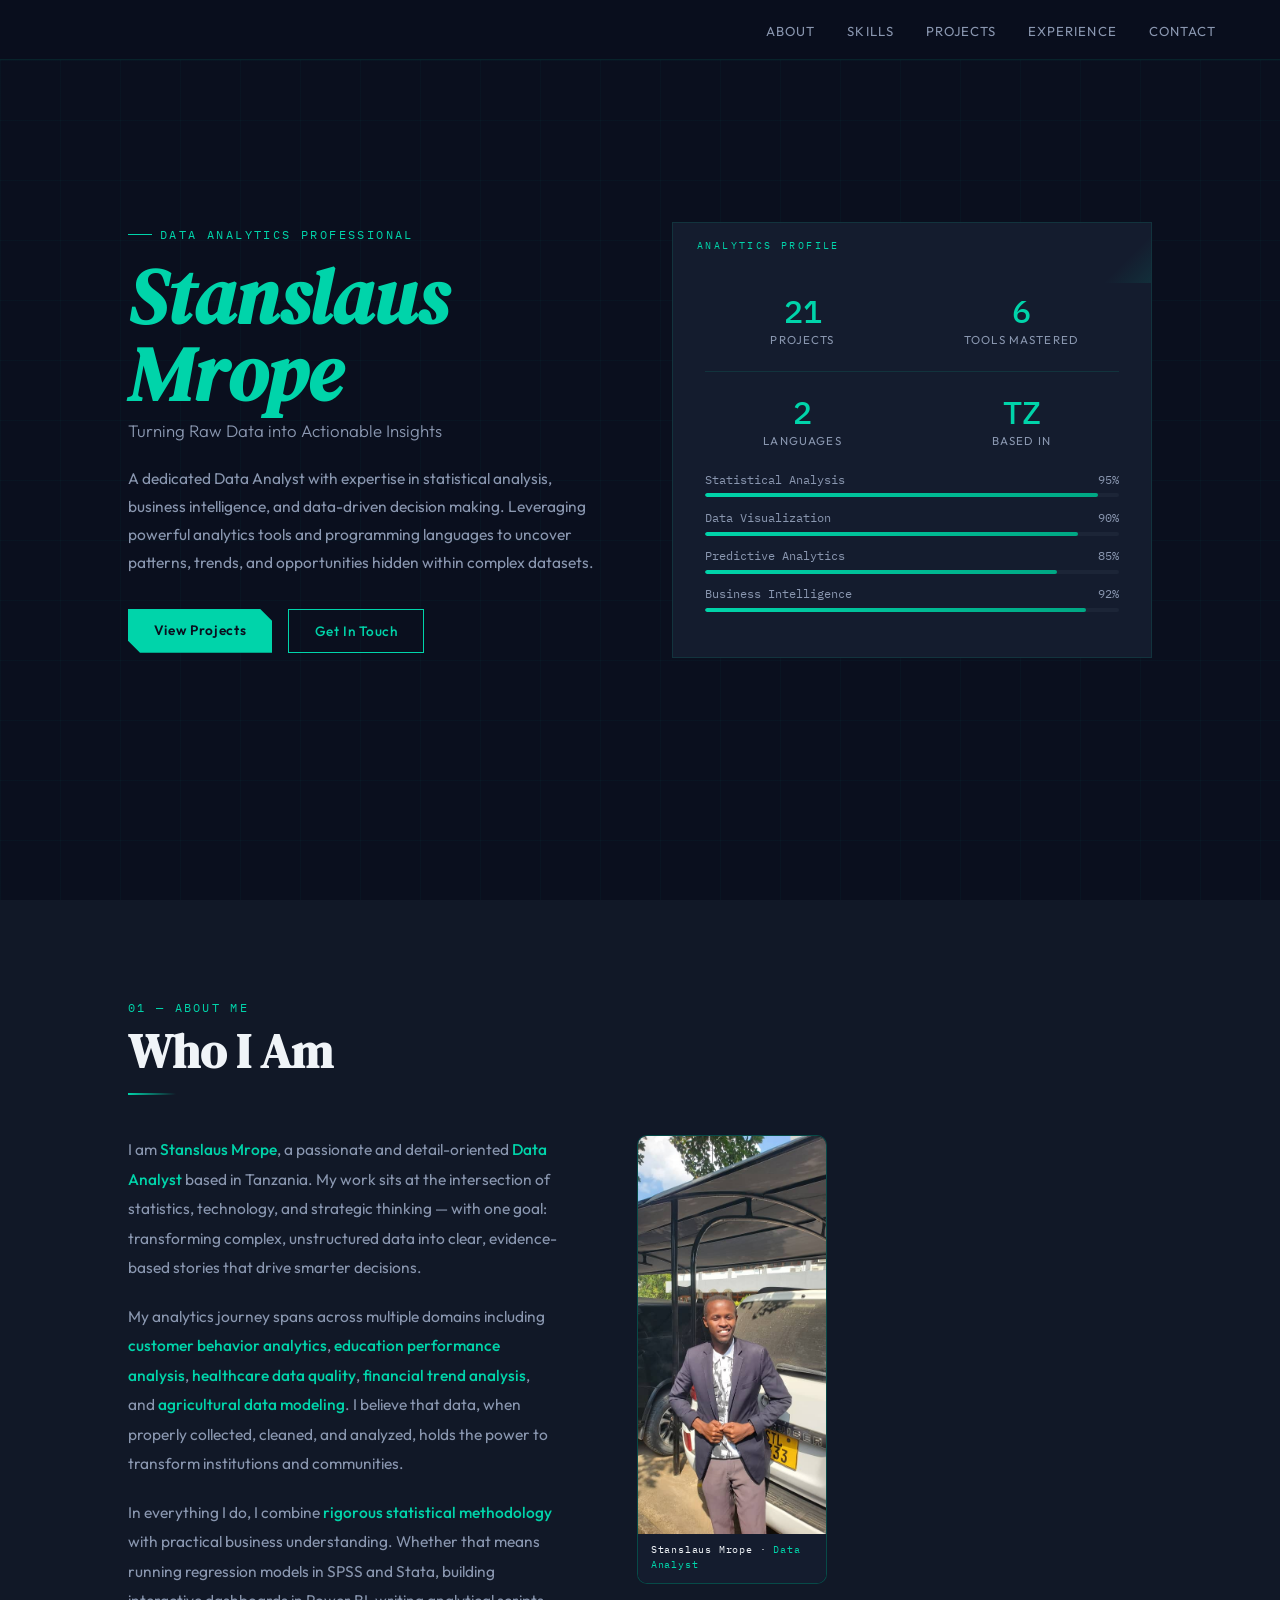
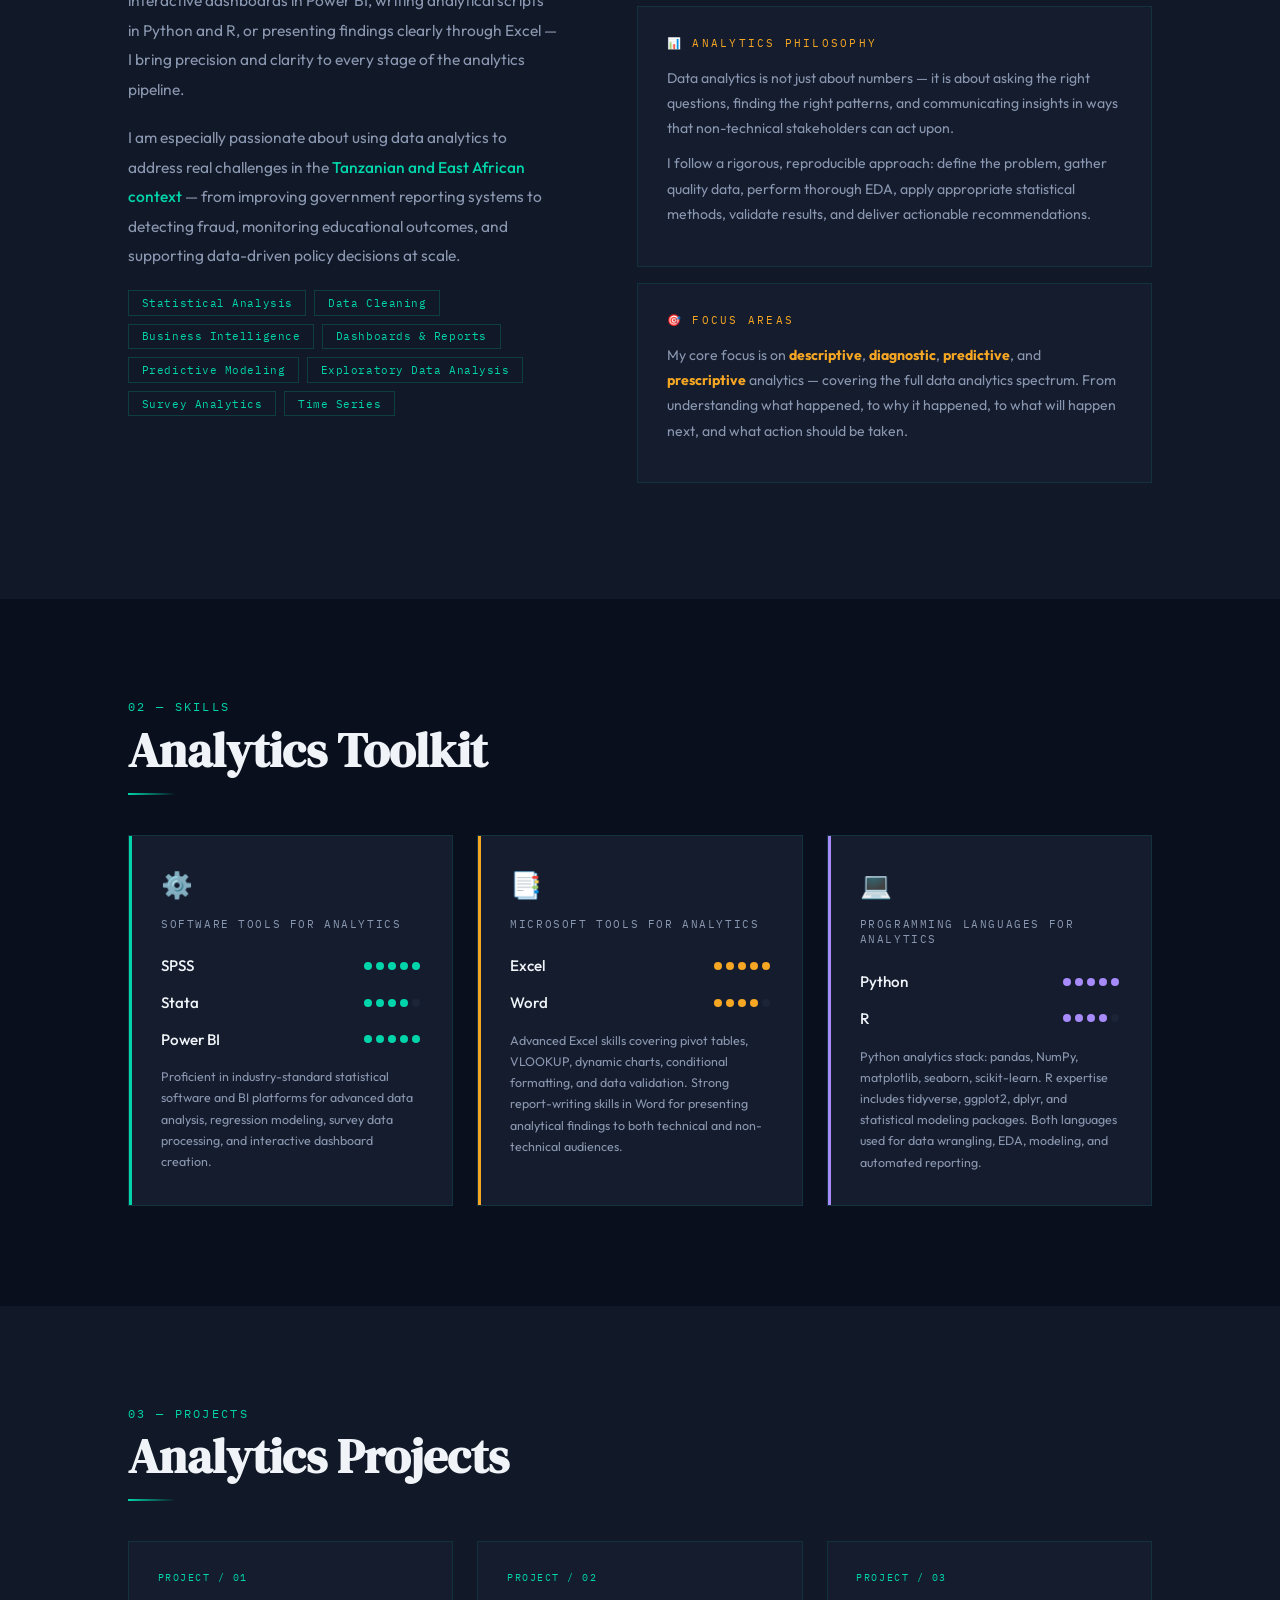
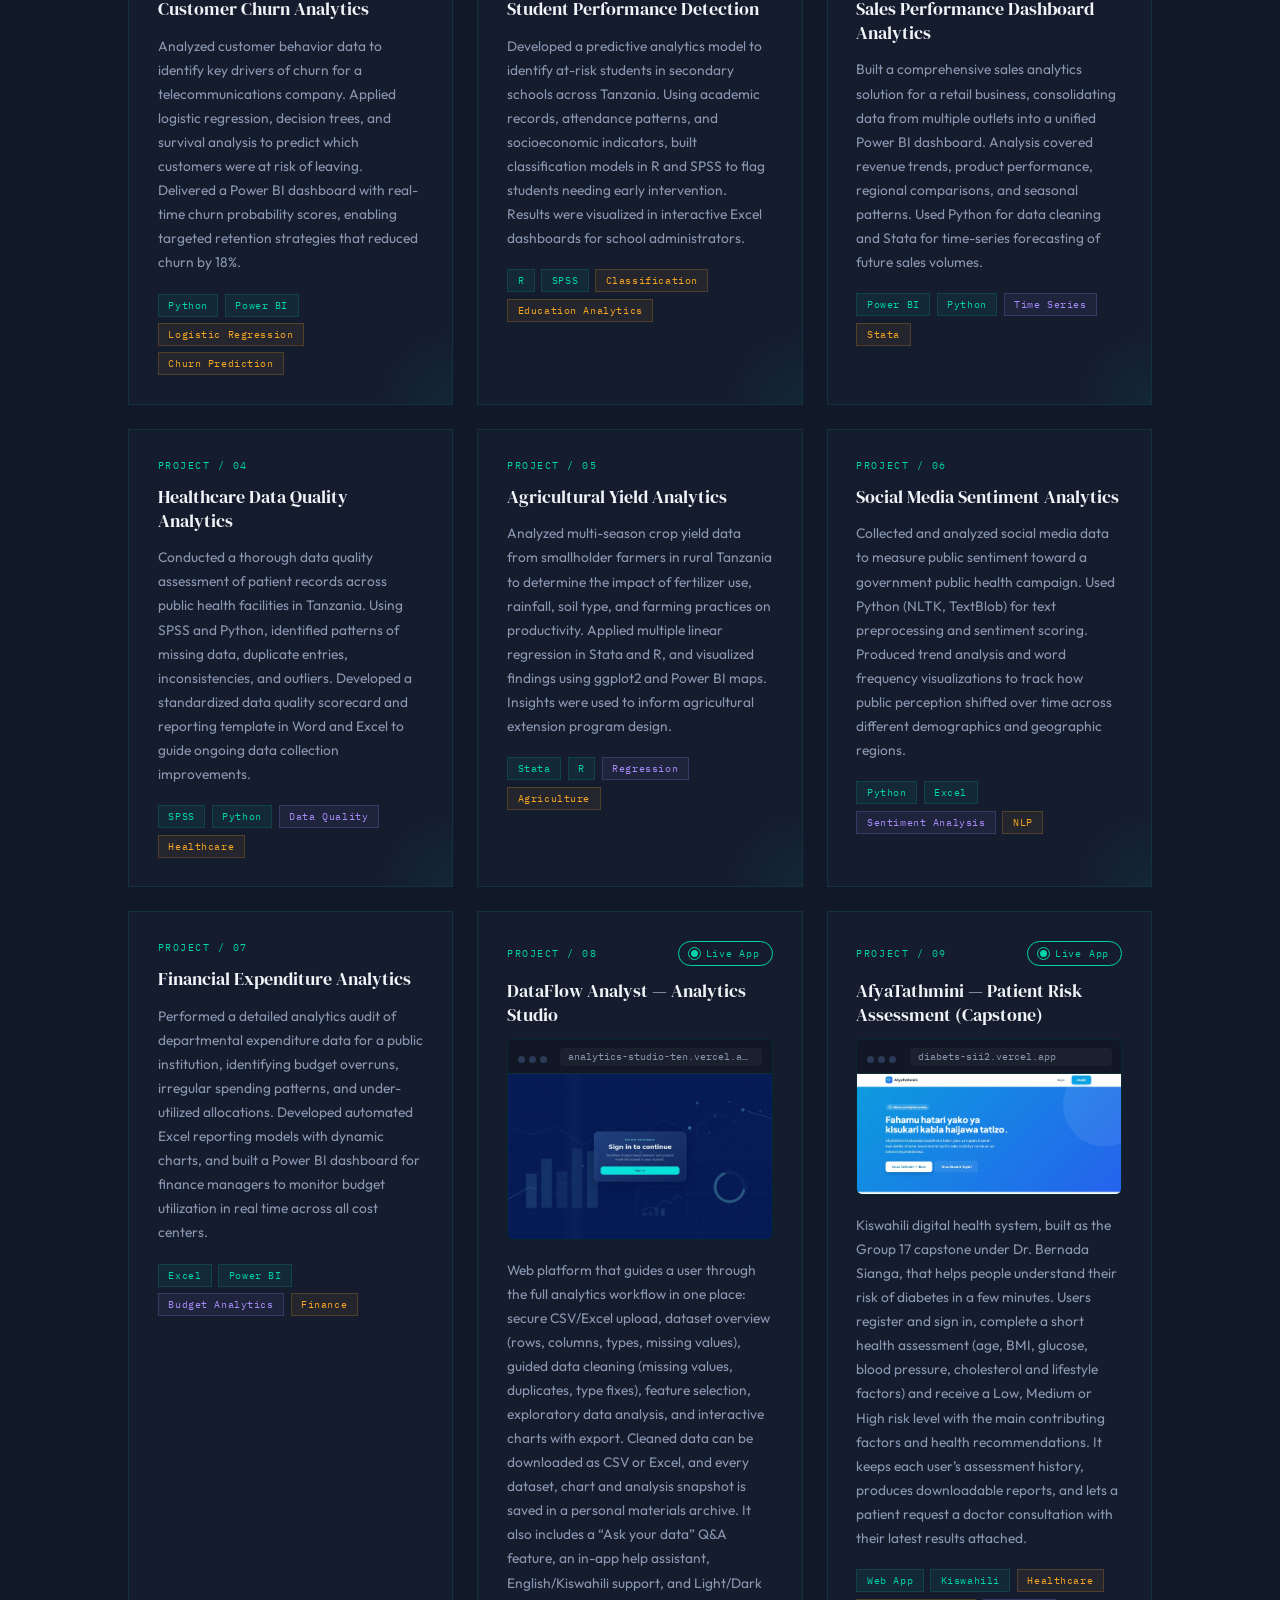
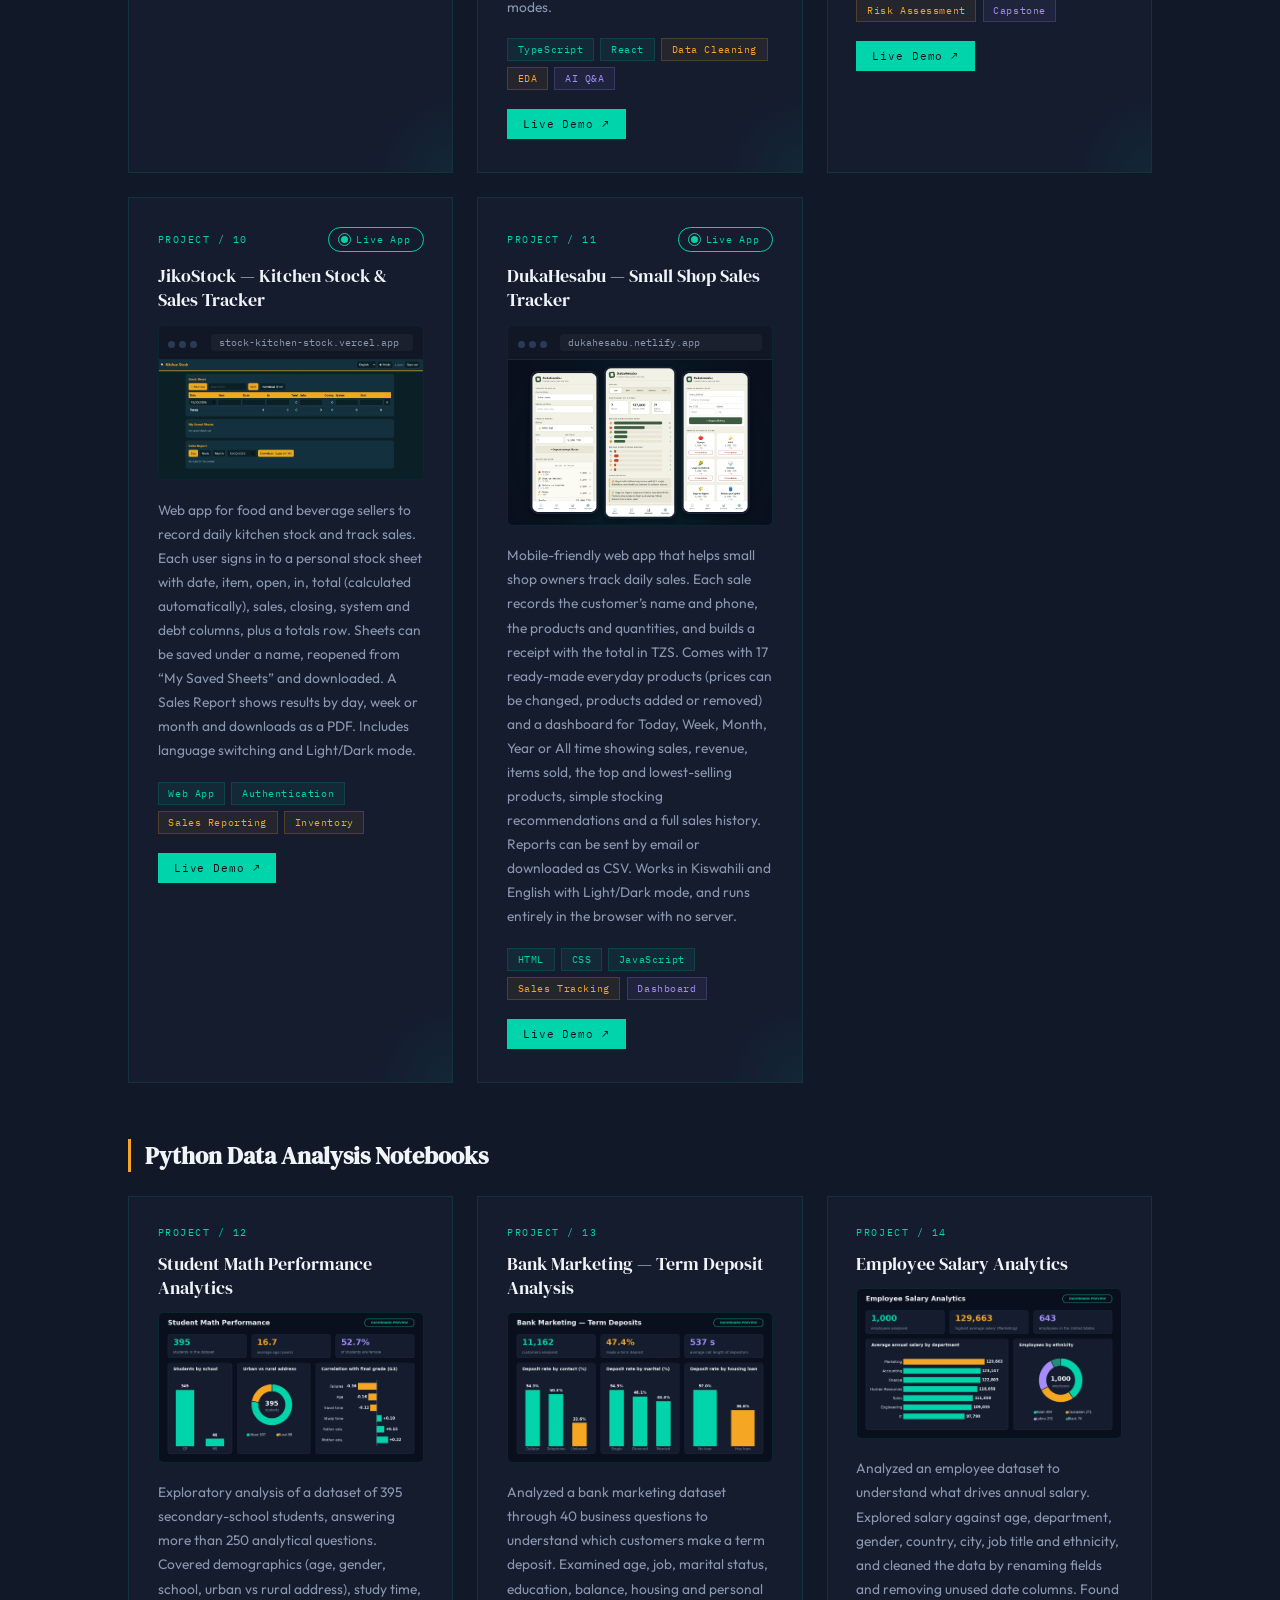
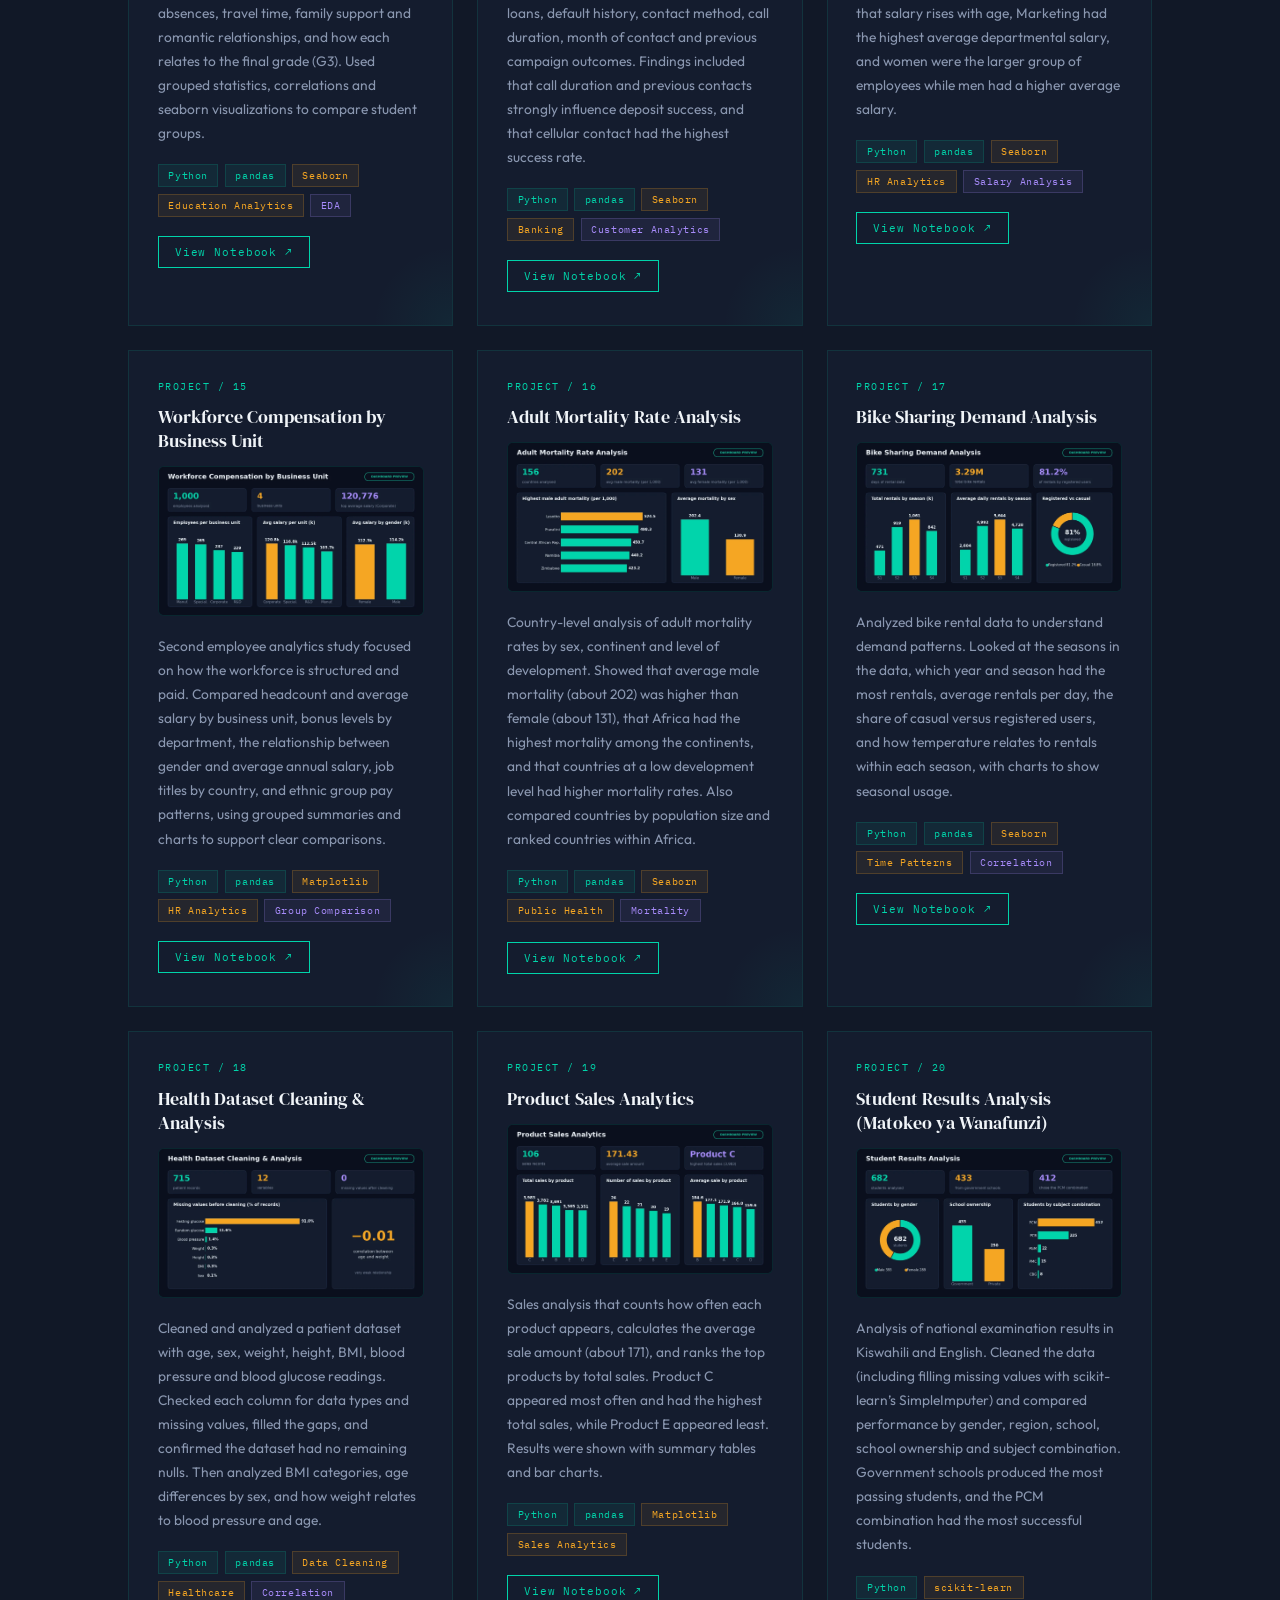
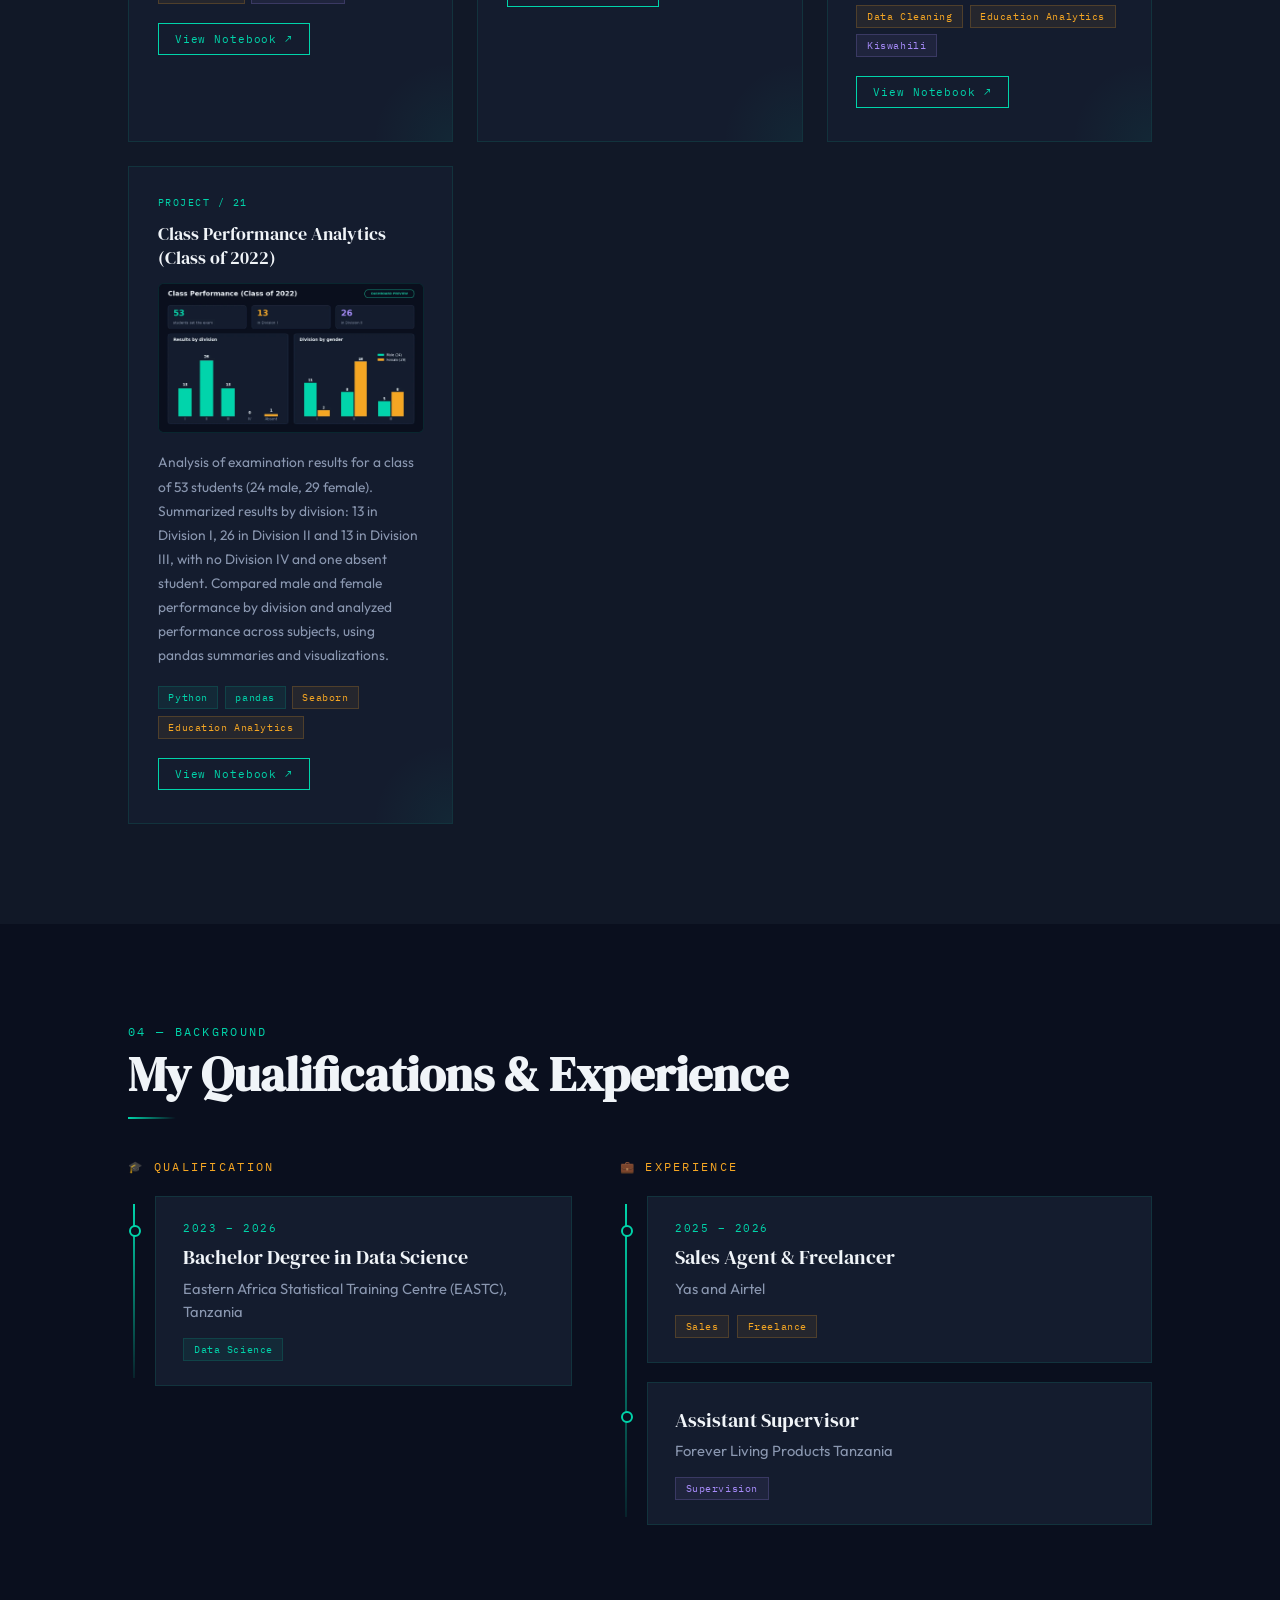
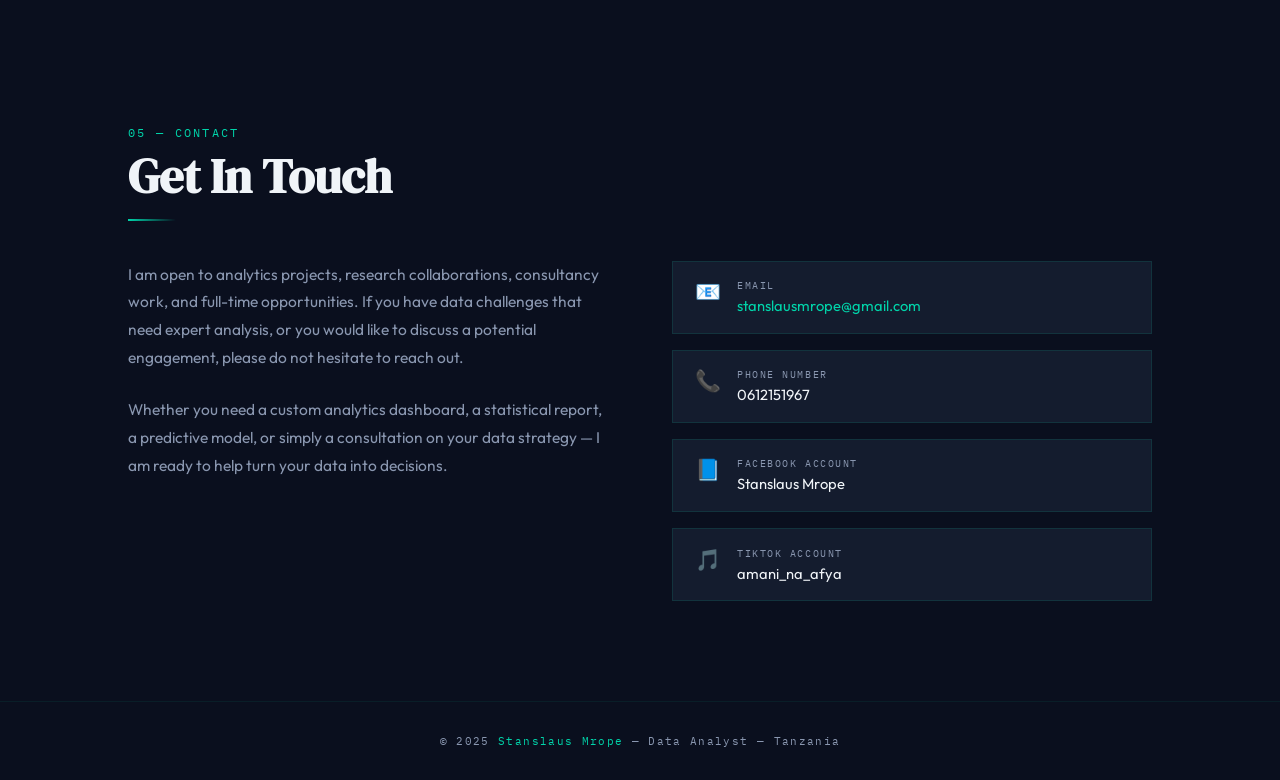
<file: portfolio-live/index.html>
<!DOCTYPE html>
<html lang="en">
<head>
  <meta charset="UTF-8" />
  <meta name="viewport" content="width=device-width, initial-scale=1.0" />
  <title>Stanslaus Mrope | Data Analyst</title>
  <link href="https://fonts.googleapis.com/css2?family=DM+Serif+Display:ital@0;1&family=IBM+Plex+Mono:wght@400;500&family=Outfit:wght@300;400;500;600&display=swap" rel="stylesheet" />
  <link rel="stylesheet" href="style.css" />
 
</head>
<body>

  <!-- ══ NAVIGATION ══ -->
  <nav>
    <ul class="nav-links">
      <li><a href="#about">About</a></li>
      <li><a href="#skills">Skills</a></li>
      <li><a href="#projects">Projects</a></li>
      <li><a href="#experience">Experience</a></li>
      <li><a href="#contact">Contact</a></li>
    </ul>
    <button class="hamburger" id="hamburger" aria-label="Open menu">
      <span></span><span></span><span></span>
    </button>
  </nav>

  <!-- MOBILE MENU -->
  <div class="mobile-menu" id="mobileMenu">
    <a href="#about"    onclick="closeMenu()">About</a>
    <a href="#skills"   onclick="closeMenu()">Skills</a>
    <a href="#projects" onclick="closeMenu()">Projects</a>
    <a href="#experience" onclick="closeMenu()">Experience</a>
    <a href="#contact"  onclick="closeMenu()">Contact</a>
  </div>

  <!-- ══ HERO ══ -->
  <section id="hero">
    <div class="hero-inner">
      <div>
        <div class="hero-tag">Data Analytics Professional</div>
        <h1 class="hero-name">Stanslaus<br><span>Mrope</span></h1>
        <p class="hero-role">Turning Raw Data into Actionable Insights</p>
        <p class="hero-desc">
          A dedicated Data Analyst with expertise in statistical analysis, business intelligence,
          and data-driven decision making. Leveraging powerful analytics tools and programming
          languages to uncover patterns, trends, and opportunities hidden within complex datasets.
        </p>
        <div class="hero-btns">
          <a href="#projects" class="btn-primary">View Projects</a>
          <a href="#contact"  class="btn-outline">Get In Touch</a>
        </div>
      </div>

      <div class="hero-stats">
        <div class="stat-row">
          <div class="stat-item">
            <div class="stat-num">21</div>
            <div class="stat-label">Projects</div>
          </div>
          <div class="stat-item">
            <div class="stat-num">6</div>
            <div class="stat-label">Tools Mastered</div>
          </div>
          <div class="stat-divider"></div>
          <div class="stat-item">
            <div class="stat-num">2</div>
            <div class="stat-label">Languages</div>
          </div>
          <div class="stat-item">
            <div class="stat-num">TZ</div>
            <div class="stat-label">Based In</div>
          </div>
        </div>
        <div class="hero-bar-wrap">
          <div class="hero-bar-label"><span>Statistical Analysis</span><span>95%</span></div>
          <div class="bar-track"><div class="bar-fill" style="width:95%"></div></div>
          <div class="hero-bar-label"><span>Data Visualization</span><span>90%</span></div>
          <div class="bar-track"><div class="bar-fill" style="width:90%; animation-delay:0.2s"></div></div>
          <div class="hero-bar-label"><span>Predictive Analytics</span><span>85%</span></div>
          <div class="bar-track"><div class="bar-fill" style="width:85%; animation-delay:0.4s"></div></div>
          <div class="hero-bar-label"><span>Business Intelligence</span><span>92%</span></div>
          <div class="bar-track"><div class="bar-fill" style="width:92%; animation-delay:0.6s"></div></div>
        </div>
      </div>
    </div>
  </section>

  <!-- ══ ABOUT ══ -->
  <section id="about">
    <div class="section-label">01 &mdash; About Me</div>
    <h2 class="section-title">Who I Am</h2>
    <div class="divider"></div>
    <div class="about-grid">
      <div class="about-text reveal">
        <p>
          I am <strong>Stanslaus Mrope</strong>, a passionate and detail-oriented
          <strong>Data Analyst</strong> based in Tanzania. My work sits at the intersection
          of statistics, technology, and strategic thinking — with one goal: transforming
          complex, unstructured data into clear, evidence-based stories that drive smarter decisions.
        </p>
        <p>
          My analytics journey spans across multiple domains including <strong>customer behavior
          analytics</strong>, <strong>education performance analysis</strong>, <strong>healthcare
          data quality</strong>, <strong>financial trend analysis</strong>, and
          <strong>agricultural data modeling</strong>. I believe that data, when properly collected,
          cleaned, and analyzed, holds the power to transform institutions and communities.
        </p>
        <p>
          In everything I do, I combine <strong>rigorous statistical methodology</strong> with
          practical business understanding. Whether that means running regression models in SPSS
          and Stata, building interactive dashboards in Power BI, writing analytical scripts in
          Python and R, or presenting findings clearly through Excel &mdash; I bring precision
          and clarity to every stage of the analytics pipeline.
        </p>
        <p>
          I am especially passionate about using data analytics to address real challenges
          in the <strong>Tanzanian and East African context</strong> &mdash; from improving
          government reporting systems to detecting fraud, monitoring educational outcomes,
          and supporting data-driven policy decisions at scale.
        </p>
        <div class="about-tag-list">
          <span class="about-tag">Statistical Analysis</span>
          <span class="about-tag">Data Cleaning</span>
          <span class="about-tag">Business Intelligence</span>
          <span class="about-tag">Dashboards &amp; Reports</span>
          <span class="about-tag">Predictive Modeling</span>
          <span class="about-tag">Exploratory Data Analysis</span>
          <span class="about-tag">Survey Analytics</span>
          <span class="about-tag">Time Series</span>
        </div>
      </div>

      <div class="reveal" style="transition-delay:0.15s">
        <figure class="about-photo">
          <img src="images/profile.jpg" alt="Photo of Stanslaus Mrope in a navy blazer, smiling" width="477" height="1008" loading="lazy">
          <figcaption>Stanslaus Mrope &middot; <span>Data Analyst</span></figcaption>
        </figure>
        <div class="about-card">
          <div class="about-card-title">📊 Analytics Philosophy</div>
          <p>
            Data analytics is not just about numbers &mdash; it is about asking the right
            questions, finding the right patterns, and communicating insights in ways that
            non-technical stakeholders can act upon.
          </p>
          <p>
            I follow a rigorous, reproducible approach: define the problem, gather quality data,
            perform thorough EDA, apply appropriate statistical methods, validate results,
            and deliver actionable recommendations.
          </p>
        </div>
        <div class="about-card">
          <div class="about-card-title">🎯 Focus Areas</div>
          <p>
            My core focus is on <strong style="color:var(--amber)">descriptive</strong>,
            <strong style="color:var(--amber)">diagnostic</strong>,
            <strong style="color:var(--amber)">predictive</strong>, and
            <strong style="color:var(--amber)">prescriptive</strong> analytics &mdash;
            covering the full data analytics spectrum. From understanding what happened,
            to why it happened, to what will happen next, and what action should be taken.
          </p>
        </div>
      </div>
    </div>
  </section>

  <!-- ══ SKILLS ══ -->
  <section id="skills">
    <div class="section-label">02 &mdash; Skills</div>
    <h2 class="section-title">Analytics Toolkit</h2>
    <div class="divider"></div>
    <div class="skills-grid">

      <!-- Category 1: Software Tools -->
      <div class="skill-category cat1 reveal">
        <div class="cat-icon">⚙️</div>
        <div class="cat-title">Software Tools for Analytics</div>
        <div class="skill-item">
          <span class="skill-name">SPSS</span>
          <div class="skill-dots">
            <div class="dot on"></div><div class="dot on"></div><div class="dot on"></div>
            <div class="dot on"></div><div class="dot on"></div>
          </div>
        </div>
        <div class="skill-item">
          <span class="skill-name">Stata</span>
          <div class="skill-dots">
            <div class="dot on"></div><div class="dot on"></div><div class="dot on"></div>
            <div class="dot on"></div><div class="dot"></div>
          </div>
        </div>
        <div class="skill-item">
          <span class="skill-name">Power BI</span>
          <div class="skill-dots">
            <div class="dot on"></div><div class="dot on"></div><div class="dot on"></div>
            <div class="dot on"></div><div class="dot on"></div>
          </div>
        </div>
        <p class="skill-desc">
          Proficient in industry-standard statistical software and BI platforms for advanced data analysis,
          regression modeling, survey data processing, and interactive dashboard creation.
        </p>
      </div>

      <!-- Category 2: Microsoft Tools -->
      <div class="skill-category cat2 reveal" style="transition-delay:0.1s">
        <div class="cat-icon">📑</div>
        <div class="cat-title">Microsoft Tools for Analytics</div>
        <div class="skill-item">
          <span class="skill-name">Excel</span>
          <div class="skill-dots">
            <div class="dot on"></div><div class="dot on"></div><div class="dot on"></div>
            <div class="dot on"></div><div class="dot on"></div>
          </div>
        </div>
        <div class="skill-item">
          <span class="skill-name">Word</span>
          <div class="skill-dots">
            <div class="dot on"></div><div class="dot on"></div><div class="dot on"></div>
            <div class="dot on"></div><div class="dot"></div>
          </div>
        </div>
        <p class="skill-desc">
          Advanced Excel skills covering pivot tables, VLOOKUP, dynamic charts, conditional formatting,
          and data validation. Strong report-writing skills in Word for presenting analytical findings
          to both technical and non-technical audiences.
        </p>
      </div>

      <!-- Category 3: Programming Languages -->
      <div class="skill-category cat3 reveal" style="transition-delay:0.2s">
        <div class="cat-icon">💻</div>
        <div class="cat-title">Programming Languages for Analytics</div>
        <div class="skill-item">
          <span class="skill-name">Python</span>
          <div class="skill-dots">
            <div class="dot on"></div><div class="dot on"></div><div class="dot on"></div>
            <div class="dot on"></div><div class="dot on"></div>
          </div>
        </div>
        <div class="skill-item">
          <span class="skill-name">R</span>
          <div class="skill-dots">
            <div class="dot on"></div><div class="dot on"></div><div class="dot on"></div>
            <div class="dot on"></div><div class="dot"></div>
          </div>
        </div>
        <p class="skill-desc">
          Python analytics stack: pandas, NumPy, matplotlib, seaborn, scikit-learn.
          R expertise includes tidyverse, ggplot2, dplyr, and statistical modeling packages.
          Both languages used for data wrangling, EDA, modeling, and automated reporting.
        </p>
      </div>
    </div>
  </section>

  <!-- ══ PROJECTS ══ -->
  <section id="projects">
    <div class="section-label">03 &mdash; Projects</div>
    <h2 class="section-title">Analytics Projects</h2>
    <div class="divider"></div>
    <div class="projects-grid">

      <div class="project-card reveal">
        <div class="project-head">
          <div class="project-num">PROJECT / 01</div>
        </div>
        <div class="project-title">Customer Churn Analytics</div>
        <p class="project-desc">
          Analyzed customer behavior data to identify key drivers of churn for a telecommunications
          company. Applied logistic regression, decision trees, and survival analysis to predict
          which customers were at risk of leaving. Delivered a Power BI dashboard with real-time
          churn probability scores, enabling targeted retention strategies that reduced churn by 18%.
        </p>
        <div class="project-tags">
          <span class="tag">Python</span>
          <span class="tag">Power BI</span>
          <span class="tag amber">Logistic Regression</span>
          <span class="tag amber">Churn Prediction</span>
        </div>
      </div>

      <div class="project-card reveal" style="transition-delay:0.07s">
        <div class="project-head">
          <div class="project-num">PROJECT / 02</div>
        </div>
        <div class="project-title">Student Performance Detection</div>
        <p class="project-desc">
          Developed a predictive analytics model to identify at-risk students in secondary schools
          across Tanzania. Using academic records, attendance patterns, and socioeconomic indicators,
          built classification models in R and SPSS to flag students needing early intervention.
          Results were visualized in interactive Excel dashboards for school administrators.
        </p>
        <div class="project-tags">
          <span class="tag">R</span>
          <span class="tag">SPSS</span>
          <span class="tag amber">Classification</span>
          <span class="tag amber">Education Analytics</span>
        </div>
      </div>

      <div class="project-card reveal" style="transition-delay:0.14s">
        <div class="project-head">
          <div class="project-num">PROJECT / 03</div>
        </div>
        <div class="project-title">Sales Performance Dashboard Analytics</div>
        <p class="project-desc">
          Built a comprehensive sales analytics solution for a retail business, consolidating data
          from multiple outlets into a unified Power BI dashboard. Analysis covered revenue trends,
          product performance, regional comparisons, and seasonal patterns. Used Python for data
          cleaning and Stata for time-series forecasting of future sales volumes.
        </p>
        <div class="project-tags">
          <span class="tag">Power BI</span>
          <span class="tag">Python</span>
          <span class="tag purple">Time Series</span>
          <span class="tag amber">Stata</span>
        </div>
      </div>

      <div class="project-card reveal" style="transition-delay:0.21s">
        <div class="project-head">
          <div class="project-num">PROJECT / 04</div>
        </div>
        <div class="project-title">Healthcare Data Quality Analytics</div>
        <p class="project-desc">
          Conducted a thorough data quality assessment of patient records across public health
          facilities in Tanzania. Using SPSS and Python, identified patterns of missing data,
          duplicate entries, inconsistencies, and outliers. Developed a standardized data quality
          scorecard and reporting template in Word and Excel to guide ongoing data collection improvements.
        </p>
        <div class="project-tags">
          <span class="tag">SPSS</span>
          <span class="tag">Python</span>
          <span class="tag purple">Data Quality</span>
          <span class="tag amber">Healthcare</span>
        </div>
      </div>

      <div class="project-card reveal" style="transition-delay:0.28s">
        <div class="project-head">
          <div class="project-num">PROJECT / 05</div>
        </div>
        <div class="project-title">Agricultural Yield Analytics</div>
        <p class="project-desc">
          Analyzed multi-season crop yield data from smallholder farmers in rural Tanzania to
          determine the impact of fertilizer use, rainfall, soil type, and farming practices on
          productivity. Applied multiple linear regression in Stata and R, and visualized findings
          using ggplot2 and Power BI maps. Insights were used to inform agricultural extension program design.
        </p>
        <div class="project-tags">
          <span class="tag">Stata</span>
          <span class="tag">R</span>
          <span class="tag purple">Regression</span>
          <span class="tag amber">Agriculture</span>
        </div>
      </div>

      <div class="project-card reveal" style="transition-delay:0.35s">
        <div class="project-head">
          <div class="project-num">PROJECT / 06</div>
        </div>
        <div class="project-title">Social Media Sentiment Analytics</div>
        <p class="project-desc">
          Collected and analyzed social media data to measure public sentiment toward a
          government public health campaign. Used Python (NLTK, TextBlob) for text preprocessing
          and sentiment scoring. Produced trend analysis and word frequency visualizations
          to track how public perception shifted over time across different demographics and geographic regions.
        </p>
        <div class="project-tags">
          <span class="tag">Python</span>
          <span class="tag">Excel</span>
          <span class="tag purple">Sentiment Analysis</span>
          <span class="tag amber">NLP</span>
        </div>
      </div>

      <div class="project-card reveal" style="transition-delay:0.42s">
        <div class="project-head">
          <div class="project-num">PROJECT / 07</div>
        </div>
        <div class="project-title">Financial Expenditure Analytics</div>
        <p class="project-desc">
          Performed a detailed analytics audit of departmental expenditure data for a public
          institution, identifying budget overruns, irregular spending patterns, and
          under-utilized allocations. Developed automated Excel reporting models with dynamic
          charts, and built a Power BI dashboard for finance managers to monitor budget
          utilization in real time across all cost centers.
        </p>
        <div class="project-tags">
          <span class="tag">Excel</span>
          <span class="tag">Power BI</span>
          <span class="tag purple">Budget Analytics</span>
          <span class="tag amber">Finance</span>
        </div>
      </div>

      <div class="project-card reveal" style="transition-delay:0.07s">
        <div class="project-head">
          <div class="project-num">PROJECT / 08</div>
          <a class="live-pill" href="https://analytics-studio-ten.vercel.app/" target="_blank" rel="noopener noreferrer" aria-label="Open live app: DataFlow Analyst — Analytics Studio"><span class="live-dot"></span>Live App</a>
        </div>
        <div class="project-title">DataFlow Analyst &mdash; Analytics Studio</div>
        <div class="app-preview">
          <div class="ap-bar"><span class="ap-dots"><i></i><i></i><i></i></span><span class="ap-url">analytics-studio-ten.vercel.app</span></div>
          <div class="ap-screen">
            <img class="ap-shot" src="previews/dataflow.webp" alt="DataFlow Analyst opening screen: a secure workspace sign-in card over a dark blue data-grid background" width="1280" height="800" loading="lazy">
            <a class="ap-open" href="https://analytics-studio-ten.vercel.app/" target="_blank" rel="noopener noreferrer" tabindex="-1" aria-hidden="true"><span>Open live app</span></a>
          </div>
        </div>
        <p class="project-desc">
          Web platform that guides a user through the full analytics workflow in one place:
          secure CSV/Excel upload, dataset overview (rows, columns, types, missing values),
          guided data cleaning (missing values, duplicates, type fixes), feature selection,
          exploratory data analysis, and interactive charts with export. Cleaned data can be
          downloaded as CSV or Excel, and every dataset, chart and analysis snapshot is saved
          in a personal materials archive. It also includes a &ldquo;Ask your data&rdquo; Q&amp;A
          feature, an in-app help assistant, English/Kiswahili support, and Light/Dark modes.
        </p>
        <div class="project-tags">
          <span class="tag">TypeScript</span>
          <span class="tag">React</span>
          <span class="tag amber">Data Cleaning</span>
          <span class="tag amber">EDA</span>
          <span class="tag purple">AI Q&amp;A</span>
        </div>
        <div class="project-links">
          <a class="project-link" href="https://analytics-studio-ten.vercel.app/" target="_blank" rel="noopener noreferrer">Live Demo &#8599;</a>
        </div>
      </div>

      <div class="project-card reveal" style="transition-delay:0.14s">
        <div class="project-head">
          <div class="project-num">PROJECT / 09</div>
          <a class="live-pill" href="https://diabets-sii2.vercel.app/" target="_blank" rel="noopener noreferrer" aria-label="Open live app: Patient Risk Assessment System (Capstone)"><span class="live-dot"></span>Live App</a>
        </div>
        <div class="project-title">AfyaTathmini &mdash; Patient Risk Assessment (Capstone)</div>
        <div class="app-preview">
          <div class="ap-bar"><span class="ap-dots"><i></i><i></i><i></i></span><span class="ap-url">diabets-sii2.vercel.app</span></div>
          <div class="ap-screen" style="aspect-ratio:1327 / 605">
            <img class="ap-shot" src="previews/patient-risk.webp" alt="AfyaTathmini opening screen: a blue page with the headline “Fahamu hatari yako ya kisukari kabla haijawa tatizo” and buttons to start a free assessment or sign in" width="1327" height="605" loading="lazy">
            <a class="ap-open" href="https://diabets-sii2.vercel.app/" target="_blank" rel="noopener noreferrer" tabindex="-1" aria-hidden="true"><span>Open live app</span></a>
          </div>
        </div>
        <p class="project-desc">
          Kiswahili digital health system, built as the Group 17 capstone under Dr. Bernada Sianga, that
          helps people understand their risk of diabetes in a few minutes. Users register and sign in,
          complete a short health assessment (age, BMI, glucose, blood pressure, cholesterol and lifestyle
          factors) and receive a Low, Medium or High risk level with the main contributing factors and
          health recommendations. It keeps each user&rsquo;s assessment history, produces downloadable
          reports, and lets a patient request a doctor consultation with their latest results attached.
        </p>
        <div class="project-tags">
          <span class="tag">Web App</span>
          <span class="tag">Kiswahili</span>
          <span class="tag amber">Healthcare</span>
          <span class="tag amber">Risk Assessment</span>
          <span class="tag purple">Capstone</span>
        </div>
        <div class="project-links">
          <a class="project-link" href="https://diabets-sii2.vercel.app/" target="_blank" rel="noopener noreferrer">Live Demo &#8599;</a>
        </div>
      </div>

      <div class="project-card reveal" style="transition-delay:0.21s">
        <div class="project-head">
          <div class="project-num">PROJECT / 10</div>
          <a class="live-pill" href="https://stock-kitchen-stock.vercel.app/" target="_blank" rel="noopener noreferrer" aria-label="Open live app: JikoStock — Kitchen Stock &amp; Sales Tracker"><span class="live-dot"></span>Live App</a>
        </div>
        <div class="project-title">JikoStock &mdash; Kitchen Stock &amp; Sales Tracker</div>
        <div class="app-preview">
          <div class="ap-bar"><span class="ap-dots"><i></i><i></i><i></i></span><span class="ap-url">stock-kitchen-stock.vercel.app</span></div>
          <div class="ap-screen" style="aspect-ratio:1354 / 612">
            <img class="ap-shot" src="previews/jikostock.webp" alt="JikoStock Kitchen Stock screen: a stock sheet table with date, item, open, in, total, sales, closing, system and debt columns, saved sheets and a sales report" width="1354" height="612" loading="lazy">
            <a class="ap-open" href="https://stock-kitchen-stock.vercel.app/" target="_blank" rel="noopener noreferrer" tabindex="-1" aria-hidden="true"><span>Open live app</span></a>
          </div>
        </div>
        <p class="project-desc">
          Web app for food and beverage sellers to record daily kitchen stock and track sales. Each user
          signs in to a personal stock sheet with date, item, open, in, total (calculated automatically),
          sales, closing, system and debt columns, plus a totals row. Sheets can be saved under a name,
          reopened from &ldquo;My Saved Sheets&rdquo; and downloaded. A Sales Report shows results by day,
          week or month and downloads as a PDF. Includes language switching and Light/Dark mode.
        </p>
        <div class="project-tags">
          <span class="tag">Web App</span>
          <span class="tag">Authentication</span>
          <span class="tag amber">Sales Reporting</span>
          <span class="tag amber">Inventory</span>
        </div>
        <div class="project-links">
          <a class="project-link" href="https://stock-kitchen-stock.vercel.app/" target="_blank" rel="noopener noreferrer">Live Demo &#8599;</a>
        </div>
      </div>

      <div class="project-card reveal" style="transition-delay:0.28s">
        <div class="project-head">
          <div class="project-num">PROJECT / 11</div>
          <a class="live-pill" href="https://dukahesabu.netlify.app/" target="_blank" rel="noopener noreferrer" aria-label="Open live app: DukaHesabu"><span class="live-dot"></span>Live App</a>
        </div>
        <div class="project-title">DukaHesabu &mdash; Small Shop Sales Tracker</div>
        <div class="app-preview">
          <div class="ap-bar"><span class="ap-dots"><i></i><i></i><i></i></span><span class="ap-url">dukahesabu.netlify.app</span></div>
          <div class="ap-screen">
            <img class="ap-shot" src="previews/dukahesabu.webp" alt="DukaHesabu on a phone: the sales screen with a receipt, the dashboard with top-selling products, and the products list" width="1600" height="1000" loading="lazy">
            <a class="ap-open" href="https://dukahesabu.netlify.app/" target="_blank" rel="noopener noreferrer" tabindex="-1" aria-hidden="true"><span>Open live app</span></a>
          </div>
        </div>
        <p class="project-desc">
          Mobile-friendly web app that helps small shop owners track daily sales. Each sale records the
          customer&rsquo;s name and phone, the products and quantities, and builds a receipt with the total
          in TZS. Comes with 17 ready-made everyday products (prices can be changed, products added or
          removed) and a dashboard for Today, Week, Month, Year or All time showing sales, revenue, items
          sold, the top and lowest-selling products, simple stocking recommendations and a full sales
          history. Reports can be sent by email or downloaded as CSV. Works in Kiswahili and English with
          Light/Dark mode, and runs entirely in the browser with no server.
        </p>
        <div class="project-tags">
          <span class="tag">HTML</span>
          <span class="tag">CSS</span>
          <span class="tag">JavaScript</span>
          <span class="tag amber">Sales Tracking</span>
          <span class="tag purple">Dashboard</span>
        </div>
        <div class="project-links">
          <a class="project-link" href="https://dukahesabu.netlify.app/" target="_blank" rel="noopener noreferrer">Live Demo &#8599;</a>
        </div>
      </div>




    </div>

    <h3 class="projects-subtitle reveal">Python Data Analysis Notebooks</h3>
    <div class="projects-grid">

      <div class="project-card reveal" style="transition-delay:0.0s">
        <div class="project-head">
          <div class="project-num">PROJECT / 12</div>
        </div>
        <div class="project-title">Student Math Performance Analytics</div>
        <button class="dash-preview" type="button" data-full="previews/math.webp" aria-label="Enlarge dashboard preview: Student Math Performance Analytics">
          <img src="previews/math.webp" alt="Dashboard preview of Student Math Performance Analytics: students by school, urban vs rural address and correlation with the final grade" width="1200" height="675" loading="lazy">
          <span class="dp-zoom">View larger</span>
        </button>
        <p class="project-desc">
          Exploratory analysis of a dataset of 395 secondary-school students, answering more than 250 analytical questions. Covered demographics (age, gender, school, urban vs rural address), study time, absences, travel time, family support and romantic relationships, and how each relates to the final grade (G3). Used grouped statistics, correlations and seaborn visualizations to compare student groups.
        </p>
        <div class="project-tags">
          <span class="tag">Python</span>
          <span class="tag">pandas</span>
          <span class="tag amber">Seaborn</span>
          <span class="tag amber">Education Analytics</span>
          <span class="tag purple">EDA</span>
        </div>
        <div class="project-links">
          <a class="project-link outline" href="notebooks/student-math-performance.html" target="_blank" rel="noopener">View Notebook &#8599;</a>
        </div>
      </div>

      <div class="project-card reveal" style="transition-delay:0.07s">
        <div class="project-head">
          <div class="project-num">PROJECT / 13</div>
        </div>
        <div class="project-title">Bank Marketing &mdash; Term Deposit Analysis</div>
        <button class="dash-preview" type="button" data-full="previews/bank.webp" aria-label="Enlarge dashboard preview: Bank Marketing — Term Deposit Analysis">
          <img src="previews/bank.webp" alt="Dashboard preview of Bank Marketing — Term Deposit Analysis: deposit rate by contact method, marital status and housing loan" width="1200" height="675" loading="lazy">
          <span class="dp-zoom">View larger</span>
        </button>
        <p class="project-desc">
          Analyzed a bank marketing dataset through 40 business questions to understand which customers make a term deposit. Examined age, job, marital status, education, balance, housing and personal loans, default history, contact method, call duration, month of contact and previous campaign outcomes. Findings included that call duration and previous contacts strongly influence deposit success, and that cellular contact had the highest success rate.
        </p>
        <div class="project-tags">
          <span class="tag">Python</span>
          <span class="tag">pandas</span>
          <span class="tag amber">Seaborn</span>
          <span class="tag amber">Banking</span>
          <span class="tag purple">Customer Analytics</span>
        </div>
        <div class="project-links">
          <a class="project-link outline" href="notebooks/bank-marketing.html" target="_blank" rel="noopener">View Notebook &#8599;</a>
        </div>
      </div>

      <div class="project-card reveal" style="transition-delay:0.14s">
        <div class="project-head">
          <div class="project-num">PROJECT / 14</div>
        </div>
        <div class="project-title">Employee Salary Analytics</div>
        <button class="dash-preview" type="button" data-full="previews/emp.webp" aria-label="Enlarge dashboard preview: Employee Salary Analytics">
          <img src="previews/emp.webp" alt="Dashboard preview of Employee Salary Analytics: average salary by department and employees by ethnicity" width="1200" height="675" loading="lazy">
          <span class="dp-zoom">View larger</span>
        </button>
        <p class="project-desc">
          Analyzed an employee dataset to understand what drives annual salary. Explored salary against age, department, gender, country, city, job title and ethnicity, and cleaned the data by renaming fields and removing unused date columns. Found that salary rises with age, Marketing had the highest average departmental salary, and women were the larger group of employees while men had a higher average salary.
        </p>
        <div class="project-tags">
          <span class="tag">Python</span>
          <span class="tag">pandas</span>
          <span class="tag amber">Seaborn</span>
          <span class="tag amber">HR Analytics</span>
          <span class="tag purple">Salary Analysis</span>
        </div>
        <div class="project-links">
          <a class="project-link outline" href="notebooks/employee-salary.html" target="_blank" rel="noopener">View Notebook &#8599;</a>
        </div>
      </div>

      <div class="project-card reveal" style="transition-delay:0.21s">
        <div class="project-head">
          <div class="project-num">PROJECT / 15</div>
        </div>
        <div class="project-title">Workforce Compensation by Business Unit</div>
        <button class="dash-preview" type="button" data-full="previews/work.webp" aria-label="Enlarge dashboard preview: Workforce Compensation by Business Unit">
          <img src="previews/work.webp" alt="Dashboard preview of Workforce Compensation by Business Unit: headcount and average salary by business unit and gender" width="1200" height="675" loading="lazy">
          <span class="dp-zoom">View larger</span>
        </button>
        <p class="project-desc">
          Second employee analytics study focused on how the workforce is structured and paid. Compared headcount and average salary by business unit, bonus levels by department, the relationship between gender and average annual salary, job titles by country, and ethnic group pay patterns, using grouped summaries and charts to support clear comparisons.
        </p>
        <div class="project-tags">
          <span class="tag">Python</span>
          <span class="tag">pandas</span>
          <span class="tag amber">Matplotlib</span>
          <span class="tag amber">HR Analytics</span>
          <span class="tag purple">Group Comparison</span>
        </div>
        <div class="project-links">
          <a class="project-link outline" href="notebooks/workforce-compensation.html" target="_blank" rel="noopener">View Notebook &#8599;</a>
        </div>
      </div>

      <div class="project-card reveal" style="transition-delay:0.0s">
        <div class="project-head">
          <div class="project-num">PROJECT / 16</div>
        </div>
        <div class="project-title">Adult Mortality Rate Analysis</div>
        <button class="dash-preview" type="button" data-full="previews/mort.webp" aria-label="Enlarge dashboard preview: Adult Mortality Rate Analysis">
          <img src="previews/mort.webp" alt="Dashboard preview of Adult Mortality Rate Analysis: countries with the highest male adult mortality and the average by sex" width="1200" height="675" loading="lazy">
          <span class="dp-zoom">View larger</span>
        </button>
        <p class="project-desc">
          Country-level analysis of adult mortality rates by sex, continent and level of development. Showed that average male mortality (about 202) was higher than female (about 131), that Africa had the highest mortality among the continents, and that countries at a low development level had higher mortality rates. Also compared countries by population size and ranked countries within Africa.
        </p>
        <div class="project-tags">
          <span class="tag">Python</span>
          <span class="tag">pandas</span>
          <span class="tag amber">Seaborn</span>
          <span class="tag amber">Public Health</span>
          <span class="tag purple">Mortality</span>
        </div>
        <div class="project-links">
          <a class="project-link outline" href="notebooks/adult-mortality.html" target="_blank" rel="noopener">View Notebook &#8599;</a>
        </div>
      </div>

      <div class="project-card reveal" style="transition-delay:0.07s">
        <div class="project-head">
          <div class="project-num">PROJECT / 17</div>
        </div>
        <div class="project-title">Bike Sharing Demand Analysis</div>
        <button class="dash-preview" type="button" data-full="previews/bike.webp" aria-label="Enlarge dashboard preview: Bike Sharing Demand Analysis">
          <img src="previews/bike.webp" alt="Dashboard preview of Bike Sharing Demand Analysis: total and average rentals by season and registered vs casual users" width="1200" height="675" loading="lazy">
          <span class="dp-zoom">View larger</span>
        </button>
        <p class="project-desc">
          Analyzed bike rental data to understand demand patterns. Looked at the seasons in the data, which year and season had the most rentals, average rentals per day, the share of casual versus registered users, and how temperature relates to rentals within each season, with charts to show seasonal usage.
        </p>
        <div class="project-tags">
          <span class="tag">Python</span>
          <span class="tag">pandas</span>
          <span class="tag amber">Seaborn</span>
          <span class="tag amber">Time Patterns</span>
          <span class="tag purple">Correlation</span>
        </div>
        <div class="project-links">
          <a class="project-link outline" href="notebooks/bike-sharing.html" target="_blank" rel="noopener">View Notebook &#8599;</a>
        </div>
      </div>

      <div class="project-card reveal" style="transition-delay:0.14s">
        <div class="project-head">
          <div class="project-num">PROJECT / 18</div>
        </div>
        <div class="project-title">Health Dataset Cleaning &amp; Analysis</div>
        <button class="dash-preview" type="button" data-full="previews/health.webp" aria-label="Enlarge dashboard preview: Health Dataset Cleaning &amp; Analysis">
          <img src="previews/health.webp" alt="Dashboard preview of Health Dataset Cleaning &amp; Analysis: missing values before cleaning and the age-weight correlation" width="1200" height="675" loading="lazy">
          <span class="dp-zoom">View larger</span>
        </button>
        <p class="project-desc">
          Cleaned and analyzed a patient dataset with age, sex, weight, height, BMI, blood pressure and blood glucose readings. Checked each column for data types and missing values, filled the gaps, and confirmed the dataset had no remaining nulls. Then analyzed BMI categories, age differences by sex, and how weight relates to blood pressure and age.
        </p>
        <div class="project-tags">
          <span class="tag">Python</span>
          <span class="tag">pandas</span>
          <span class="tag amber">Data Cleaning</span>
          <span class="tag amber">Healthcare</span>
          <span class="tag purple">Correlation</span>
        </div>
        <div class="project-links">
          <a class="project-link outline" href="notebooks/health-dataset.html" target="_blank" rel="noopener">View Notebook &#8599;</a>
        </div>
      </div>

      <div class="project-card reveal" style="transition-delay:0.21s">
        <div class="project-head">
          <div class="project-num">PROJECT / 19</div>
        </div>
        <div class="project-title">Product Sales Analytics</div>
        <button class="dash-preview" type="button" data-full="previews/prod.webp" aria-label="Enlarge dashboard preview: Product Sales Analytics">
          <img src="previews/prod.webp" alt="Dashboard preview of Product Sales Analytics: total sales, number of sales and average sale by product" width="1200" height="675" loading="lazy">
          <span class="dp-zoom">View larger</span>
        </button>
        <p class="project-desc">
          Sales analysis that counts how often each product appears, calculates the average sale amount (about 171), and ranks the top products by total sales. Product C appeared most often and had the highest total sales, while Product E appeared least. Results were shown with summary tables and bar charts.
        </p>
        <div class="project-tags">
          <span class="tag">Python</span>
          <span class="tag">pandas</span>
          <span class="tag amber">Matplotlib</span>
          <span class="tag amber">Sales Analytics</span>
        </div>
        <div class="project-links">
          <a class="project-link outline" href="notebooks/product-sales.html" target="_blank" rel="noopener">View Notebook &#8599;</a>
        </div>
      </div>

      <div class="project-card reveal" style="transition-delay:0.0s">
        <div class="project-head">
          <div class="project-num">PROJECT / 20</div>
        </div>
        <div class="project-title">Student Results Analysis (Matokeo ya Wanafunzi)</div>
        <button class="dash-preview" type="button" data-full="previews/results.webp" aria-label="Enlarge dashboard preview: Student Results Analysis (Matokeo ya Wanafunzi)">
          <img src="previews/results.webp" alt="Dashboard preview of Student Results Analysis (Matokeo ya Wanafunzi): students by gender, school ownership and subject combination" width="1200" height="675" loading="lazy">
          <span class="dp-zoom">View larger</span>
        </button>
        <p class="project-desc">
          Analysis of national examination results in Kiswahili and English. Cleaned the data (including filling missing values with scikit-learn&rsquo;s SimpleImputer) and compared performance by gender, region, school, school ownership and subject combination. Government schools produced the most passing students, and the PCM combination had the most successful students.
        </p>
        <div class="project-tags">
          <span class="tag">Python</span>
          <span class="tag amber">scikit-learn</span>
          <span class="tag amber">Data Cleaning</span>
          <span class="tag amber">Education Analytics</span>
          <span class="tag purple">Kiswahili</span>
        </div>
        <div class="project-links">
          <a class="project-link outline" href="notebooks/student-results.html" target="_blank" rel="noopener">View Notebook &#8599;</a>
        </div>
      </div>

      <div class="project-card reveal" style="transition-delay:0.07s">
        <div class="project-head">
          <div class="project-num">PROJECT / 21</div>
        </div>
        <div class="project-title">Class Performance Analytics (Class of 2022)</div>
        <button class="dash-preview" type="button" data-full="previews/class22.webp" aria-label="Enlarge dashboard preview: Class Performance Analytics (Class of 2022)">
          <img src="previews/class22.webp" alt="Dashboard preview of Class Performance Analytics (Class of 2022): results by division and division by gender" width="1200" height="675" loading="lazy">
          <span class="dp-zoom">View larger</span>
        </button>
        <p class="project-desc">
          Analysis of examination results for a class of 53 students (24 male, 29 female). Summarized results by division: 13 in Division I, 26 in Division II and 13 in Division III, with no Division IV and one absent student. Compared male and female performance by division and analyzed performance across subjects, using pandas summaries and visualizations.
        </p>
        <div class="project-tags">
          <span class="tag">Python</span>
          <span class="tag">pandas</span>
          <span class="tag amber">Seaborn</span>
          <span class="tag amber">Education Analytics</span>
        </div>
        <div class="project-links">
          <a class="project-link outline" href="notebooks/class-performance-2022.html" target="_blank" rel="noopener">View Notebook &#8599;</a>
        </div>
      </div>

    </div>
  </section>

  <!-- ══ EXPERIENCE ══ -->
  <section id="experience">
    <div class="section-label">04 &mdash; Background</div>
    <h2 class="section-title">My Qualifications &amp; Experience</h2>
    <div class="divider"></div>
    <div class="exp-grid">

      <div class="exp-col reveal">
        <div class="exp-heading">🎓 Qualification</div>
        <div class="exp-timeline">
          <article class="exp-card">
            <div class="exp-date">2023 &ndash; 2026</div>
            <h3 class="exp-title">Bachelor Degree in Data Science</h3>
            <div class="exp-org">Eastern Africa Statistical Training Centre (EASTC), Tanzania</div>
            <div class="exp-tags"><span class="tag">Data Science</span></div>
          </article>
        </div>
      </div>

      <div class="exp-col reveal" style="transition-delay:0.12s">
        <div class="exp-heading">💼 Experience</div>
        <div class="exp-timeline">
          <article class="exp-card">
            <div class="exp-date">2025 &ndash; 2026</div>
            <h3 class="exp-title">Sales Agent &amp; Freelancer</h3>
            <div class="exp-org">Yas and Airtel</div>
            <div class="exp-tags"><span class="tag amber">Sales</span><span class="tag amber">Freelance</span></div>
          </article>
          <article class="exp-card">
            <h3 class="exp-title">Assistant Supervisor</h3>
            <div class="exp-org">Forever Living Products Tanzania</div>
            <div class="exp-tags"><span class="tag purple">Supervision</span></div>
          </article>
        </div>
      </div>

    </div>
  </section>

  <!-- ══ CONTACT ══ -->
  <section id="contact">
    <div class="section-label">05 &mdash; Contact</div>
    <h2 class="section-title">Get In Touch</h2>
    <div class="divider"></div>
    <div class="contact-inner">
      <div class="contact-text reveal">
        <p>
          I am open to analytics projects, research collaborations, consultancy work,
          and full-time opportunities. If you have data challenges that need expert analysis,
          or you would like to discuss a potential engagement, please do not hesitate to reach out.
        </p>
        <p>
          Whether you need a custom analytics dashboard, a statistical report,
          a predictive model, or simply a consultation on your data strategy &mdash;
          I am ready to help turn your data into decisions.
        </p>
      </div>

      <ul class="contact-list reveal" style="transition-delay:0.15s">
        <li>
          <div class="c-icon">📧</div>
          <div class="c-info">
            <div class="c-label">Email</div>
            <div class="c-value">
              <a href="mailto:stanslausmrope@gmail.com">stanslausmrope@gmail.com</a>
            </div>
          </div>
        </li>
        <li>
          <div class="c-icon">📞</div>
          <div class="c-info">
            <div class="c-label">Phone Number</div>
            <div class="c-value">0612151967</div>
          </div>
        </li>
        <li>
          <div class="c-icon">📘</div>
          <div class="c-info">
            <div class="c-label">Facebook Account</div>
            <div class="c-value">Stanslaus Mrope</div>
          </div>
        </li>
        <li>
          <div class="c-icon">🎵</div>
          <div class="c-info">
            <div class="c-label">TikTok Account</div>
            <div class="c-value">amani_na_afya</div>
          </div>
        </li>
      </ul>
    </div>
  </section>

  <!-- ══ FOOTER ══ -->
  <footer>
    &copy; 2025 <span>Stanslaus Mrope</span> &mdash; Data Analyst &mdash; Tanzania
  </footer>

  <!-- ══ JAVASCRIPT ══ -->

  <script src="interactions.js" defer></script>
  <script>
    /* Scroll reveal */
    const reveals = document.querySelectorAll('.reveal');
    const obs = new IntersectionObserver((entries) => {
      entries.forEach(e => {
        if (e.isIntersecting) {
          e.target.classList.add('visible');
          obs.unobserve(e.target);
        }
      });
    }, { threshold: 0.1 });
    reveals.forEach(r => obs.observe(r));

    /* Hamburger menu */
    const btn  = document.getElementById('hamburger');
    const menu = document.getElementById('mobileMenu');

    btn.addEventListener('click', () => {
      const open = menu.classList.toggle('open');
      btn.classList.toggle('open', open);
      document.body.style.overflow = open ? 'hidden' : '';
    });

    function closeMenu() {
      menu.classList.remove('open');
      btn.classList.remove('open');
      document.body.style.overflow = '';
    }
  </script>

  
</body>
</html>
</file>
<file: portfolio-live/style.css>
/* ══════════════════════════════════════════════
   STANSLAUS MROPE — PORTFOLIO CSS
   ══════════════════════════════════════════════ */

*, *::before, *::after {
  box-sizing: border-box;
  margin: 0;
  padding: 0;
}

/* ── CSS VARIABLES ── */
:root {
  --navy:        #0a0f1e;
  --navy2:       #111827;
  --navy3:       #1c2537;
  --teal:        #00d4aa;
  --teal-dim:    #00a884;
  --amber:       #f5a623;
  --amber-dim:   #c47d0e;
  --white:       #f0f4f8;
  --muted:       #8a97b0;
  --card-bg:     #141c2e;
  --card-border: rgba(0, 212, 170, 0.12);
  --serif:       'DM Serif Display', serif;
  --mono:        'IBM Plex Mono', monospace;
  --sans:        'Outfit', sans-serif;
}

/* ── BASE ── */
html {
  scroll-behavior: smooth;
}

body {
  font-family: var(--sans);
  background: var(--navy);
  color: var(--white);
  overflow-x: hidden;
  -webkit-text-size-adjust: 100%;
}

/* GRID LINES BACKGROUND */
body::before {
  content: '';
  position: fixed;
  inset: 0;
  background-image:
    linear-gradient(rgba(0, 212, 170, 0.03) 1px, transparent 1px),
    linear-gradient(90deg, rgba(0, 212, 170, 0.03) 1px, transparent 1px);
  background-size: 60px 60px;
  pointer-events: none;
  z-index: 0;
}

/* ══════════════════════════════════════════════
   NAVIGATION
   ══════════════════════════════════════════════ */
nav {
  position: fixed;
  top: 0;
  left: 0;
  right: 0;
  z-index: 100;
  background: rgba(10, 15, 30, 0.92);
  backdrop-filter: blur(12px);
  -webkit-backdrop-filter: blur(12px);
  border-bottom: 1px solid rgba(0, 212, 170, 0.1);
  padding: 0 5%;
  display: flex;
  align-items: center;
  justify-content: flex-end;
  height: 60px;
}

.nav-links {
  display: flex;
  gap: 2rem;
  list-style: none;
}

.nav-links a {
  font-size: 0.82rem;
  letter-spacing: 0.08em;
  text-transform: uppercase;
  color: var(--muted);
  text-decoration: none;
  transition: color 0.2s;
  white-space: nowrap;
}

.nav-links a:hover {
  color: var(--teal);
}

/* HAMBURGER BUTTON (mobile only) */
.hamburger {
  display: none;
  flex-direction: column;
  justify-content: center;
  gap: 5px;
  background: none;
  border: none;
  cursor: pointer;
  padding: 4px;
  z-index: 200;
}

.hamburger span {
  display: block;
  width: 24px;
  height: 2px;
  background: var(--teal);
  border-radius: 2px;
  transition: transform 0.3s, opacity 0.3s;
}

.hamburger.open span:nth-child(1) { transform: translateY(7px) rotate(45deg); }
.hamburger.open span:nth-child(2) { opacity: 0; }
.hamburger.open span:nth-child(3) { transform: translateY(-7px) rotate(-45deg); }

/* MOBILE MENU OVERLAY */
.mobile-menu {
  display: none;
  position: fixed;
  inset: 0;
  background: rgba(10, 15, 30, 0.98);
  z-index: 99;
  flex-direction: column;
  align-items: center;
  justify-content: center;
  gap: 2.5rem;
}

.mobile-menu.open {
  display: flex;
}

.mobile-menu a {
  font-family: var(--serif);
  font-size: 2rem;
  color: var(--white);
  text-decoration: none;
  transition: color 0.2s;
}

.mobile-menu a:hover {
  color: var(--teal);
}

/* ══════════════════════════════════════════════
   SECTIONS — SHARED
   ══════════════════════════════════════════════ */
section {
  position: relative;
  z-index: 1;
  padding: 100px 10%;
}

section:first-of-type {
  padding-top: 140px;
}

.section-label {
  font-family: var(--mono);
  font-size: 0.72rem;
  letter-spacing: 0.2em;
  text-transform: uppercase;
  color: var(--teal);
  margin-bottom: 0.6rem;
}

.section-title {
  font-family: var(--serif);
  font-size: clamp(1.8rem, 4vw, 3rem);
  line-height: 1.1;
  color: var(--white);
  margin-bottom: 1rem;
}

.divider {
  width: 48px;
  height: 2px;
  background: linear-gradient(90deg, var(--teal), transparent);
  margin-bottom: 2.5rem;
}

/* ══════════════════════════════════════════════
   HERO
   ══════════════════════════════════════════════ */
#hero {
  min-height: 100vh;
  display: flex;
  align-items: center;
  padding-top: 80px;
}

.hero-inner {
  display: grid;
  grid-template-columns: 1fr 1fr;
  gap: 4rem;
  align-items: center;
  width: 100%;
}

.hero-tag {
  font-family: var(--mono);
  font-size: 0.75rem;
  letter-spacing: 0.2em;
  color: var(--teal);
  text-transform: uppercase;
  margin-bottom: 1rem;
  display: flex;
  align-items: center;
  gap: 0.5rem;
}

.hero-tag::before {
  content: '';
  display: inline-block;
  width: 24px;
  height: 1px;
  background: var(--teal);
}

.hero-name {
  font-family: var(--serif);
  font-size: clamp(2.4rem, 6vw, 5rem);
  line-height: 1.0;
  color: var(--white);
  margin-bottom: 0.5rem;
}

.hero-name span {
  color: var(--teal);
  font-style: italic;
}

.hero-role {
  font-size: 1.05rem;
  color: var(--muted);
  margin-bottom: 1.5rem;
  font-weight: 300;
}

.hero-desc {
  font-size: 0.97rem;
  color: var(--muted);
  line-height: 1.8;
  margin-bottom: 2rem;
  max-width: 500px;
}

.hero-btns {
  display: flex;
  gap: 1rem;
  flex-wrap: wrap;
}

/* ── BUTTONS ── */
.btn-primary {
  padding: 0.75rem 1.6rem;
  background: var(--teal);
  color: var(--navy);
  border: none;
  font-family: var(--sans);
  font-size: 0.85rem;
  font-weight: 600;
  letter-spacing: 0.05em;
  cursor: pointer;
  text-decoration: none;
  display: inline-block;
  clip-path: polygon(0 0, calc(100% - 12px) 0, 100% 12px, 100% 100%, 12px 100%, 0 calc(100% - 12px));
  transition: background 0.2s, transform 0.2s;
}

.btn-primary:hover {
  background: var(--teal-dim);
  transform: translateY(-2px);
}

.btn-outline {
  padding: 0.75rem 1.6rem;
  background: transparent;
  color: var(--teal);
  border: 1px solid var(--teal);
  font-family: var(--sans);
  font-size: 0.85rem;
  font-weight: 500;
  letter-spacing: 0.05em;
  cursor: pointer;
  text-decoration: none;
  display: inline-block;
  transition: background 0.2s, transform 0.2s;
}

.btn-outline:hover {
  background: rgba(0, 212, 170, 0.08);
  transform: translateY(-2px);
}

/* ── HERO STATS PANEL ── */
.hero-stats {
  background: var(--card-bg);
  border: 1px solid var(--card-border);
  padding: 2rem;
  position: relative;
  overflow: hidden;
}

.hero-stats::before {
  content: 'ANALYTICS PROFILE';
  font-family: var(--mono);
  font-size: 0.6rem;
  letter-spacing: 0.25em;
  color: var(--teal);
  position: absolute;
  top: 1rem;
  left: 1.5rem;
}

.hero-stats::after {
  content: '';
  position: absolute;
  top: 0;
  right: 0;
  width: 60px;
  height: 60px;
  background: linear-gradient(135deg, transparent 60%, rgba(0, 212, 170, 0.1) 100%);
}

.stat-row {
  display: grid;
  grid-template-columns: 1fr 1fr;
  gap: 1.5rem;
  margin-top: 2.5rem;
}

.stat-item {
  text-align: center;
}

.stat-num {
  font-family: var(--mono);
  font-size: 2rem;
  font-weight: 500;
  color: var(--teal);
  line-height: 1;
}

.stat-label {
  font-size: 0.72rem;
  letter-spacing: 0.1em;
  color: var(--muted);
  text-transform: uppercase;
  margin-top: 0.3rem;
}

.stat-divider {
  grid-column: 1 / -1;
  height: 1px;
  background: var(--card-border);
}

.hero-bar-wrap {
  margin-top: 1.5rem;
}

.hero-bar-label {
  display: flex;
  justify-content: space-between;
  font-size: 0.73rem;
  color: var(--muted);
  margin-bottom: 0.4rem;
  font-family: var(--mono);
}

.bar-track {
  height: 4px;
  background: var(--navy3);
  border-radius: 2px;
  margin-bottom: 0.8rem;
  overflow: hidden;
}

.bar-fill {
  height: 100%;
  background: linear-gradient(90deg, var(--teal), var(--teal-dim));
  border-radius: 2px;
  animation: barIn 1.4s ease forwards;
  transform-origin: left;
  transform: scaleX(0);
}

@keyframes barIn {
  to { transform: scaleX(1); }
}

/* ══════════════════════════════════════════════
   ABOUT
   ══════════════════════════════════════════════ */
#about {
  background: var(--navy2);
}

.about-grid {
  display: grid;
  grid-template-columns: 1fr 1.2fr;
  gap: 5rem;
  align-items: start;
}

.about-card {
  background: var(--card-bg);
  border: 1px solid var(--card-border);
  padding: 1.8rem;
  margin-bottom: 1rem;
}

.about-card-title {
  font-family: var(--mono);
  font-size: 0.7rem;
  letter-spacing: 0.2em;
  text-transform: uppercase;
  color: var(--amber);
  margin-bottom: 1rem;
}

.about-card p {
  font-size: 0.88rem;
  color: var(--muted);
  line-height: 1.8;
  margin-bottom: 0.6rem;
}

.about-text p {
  font-size: 0.97rem;
  color: var(--muted);
  line-height: 1.9;
  margin-bottom: 1.2rem;
}

.about-text strong {
  color: var(--teal);
  font-weight: 500;
}

.about-tag-list {
  display: flex;
  flex-wrap: wrap;
  gap: 0.5rem;
  margin-top: 1rem;
}

.about-tag {
  font-family: var(--mono);
  font-size: 0.68rem;
  padding: 0.3rem 0.8rem;
  border: 1px solid rgba(0, 212, 170, 0.2);
  color: var(--teal);
  letter-spacing: 0.05em;
}

/* ══════════════════════════════════════════════
   SKILLS
   ══════════════════════════════════════════════ */
.skills-grid {
  display: grid;
  grid-template-columns: repeat(3, 1fr);
  gap: 1.5rem;
}

.skill-category {
  background: var(--card-bg);
  border: 1px solid var(--card-border);
  padding: 2rem;
  position: relative;
  overflow: hidden;
  transition: border-color 0.3s;
}

.skill-category:hover {
  border-color: rgba(0, 212, 170, 0.35);
}

.skill-category::before {
  content: '';
  position: absolute;
  top: 0;
  left: 0;
  width: 3px;
  height: 100%;
}

.skill-category.cat1::before { background: var(--teal); }
.skill-category.cat2::before { background: var(--amber); }
.skill-category.cat3::before { background: #a78bfa; }

.cat-icon {
  font-size: 1.6rem;
  margin-bottom: 1rem;
}

.cat-title {
  font-family: var(--mono);
  font-size: 0.66rem;
  letter-spacing: 0.15em;
  text-transform: uppercase;
  color: var(--muted);
  margin-bottom: 1.5rem;
  line-height: 1.5;
}

.skill-item {
  display: flex;
  align-items: center;
  justify-content: space-between;
  margin-bottom: 1.1rem;
}

.skill-name {
  font-size: 0.95rem;
  color: var(--white);
  font-weight: 500;
}

.skill-dots {
  display: flex;
  gap: 4px;
}

.dot {
  width: 8px;
  height: 8px;
  border-radius: 50%;
  background: var(--navy3);
}

.dot.on { background: var(--teal); }
.skill-category.cat2 .dot.on { background: var(--amber); }
.skill-category.cat3 .dot.on { background: #a78bfa; }

.skill-desc {
  font-size: 0.78rem;
  color: var(--muted);
  margin-top: 1rem;
  line-height: 1.7;
}

/* ══════════════════════════════════════════════
   PROJECTS
   ══════════════════════════════════════════════ */
#projects {
  background: var(--navy2);
}

.projects-grid {
  display: grid;
  grid-template-columns: repeat(auto-fill, minmax(300px, 1fr));
  gap: 1.5rem;
}

.project-card {
  background: var(--card-bg);
  border: 1px solid var(--card-border);
  padding: 1.8rem;
  position: relative;
  overflow: hidden;
  transition: transform 0.25s, border-color 0.25s;
}

.project-card:hover {
  transform: translateY(-5px);
  border-color: rgba(0, 212, 170, 0.3);
}

.project-card::after {
  content: '';
  position: absolute;
  bottom: 0;
  right: 0;
  width: 80px;
  height: 80px;
  background: radial-gradient(circle at bottom right, rgba(0, 212, 170, 0.06), transparent 70%);
}

.project-num {
  font-family: var(--mono);
  font-size: 0.63rem;
  letter-spacing: 0.15em;
  color: var(--teal);
  margin-bottom: 0.8rem;
}

.project-title {
  font-family: var(--serif);
  font-size: 1.15rem;
  color: var(--white);
  margin-bottom: 0.8rem;
  line-height: 1.3;
}

.project-desc {
  font-size: 0.86rem;
  color: var(--muted);
  line-height: 1.75;
  margin-bottom: 1.2rem;
}

.project-tags {
  display: flex;
  flex-wrap: wrap;
  gap: 0.4rem;
}

.tag {
  font-family: var(--mono);
  font-size: 0.6rem;
  padding: 0.25rem 0.6rem;
  background: rgba(0, 212, 170, 0.07);
  border: 1px solid rgba(0, 212, 170, 0.15);
  color: var(--teal);
  letter-spacing: 0.06em;
}

.tag.amber {
  background: rgba(245, 166, 35, 0.07);
  border-color: rgba(245, 166, 35, 0.2);
  color: var(--amber);
}

.tag.purple {
  background: rgba(167, 139, 250, 0.07);
  border-color: rgba(167, 139, 250, 0.2);
  color: #a78bfa;
}

/* ── PROJECTS SUBTITLE ── */
.projects-subtitle {
  font-family: var(--serif);
  font-size: 1.5rem;
  color: var(--white);
  margin: 3.5rem 0 1.5rem;
  padding-left: 0.9rem;
  border-left: 3px solid var(--amber);
}

/* ── PROJECT LINKS ── */
.project-links {
  margin-top: 1.2rem;
  position: relative;
  z-index: 1;
}

.project-link {
  display: inline-block;
  font-family: var(--mono);
  font-size: 0.68rem;
  letter-spacing: 0.08em;
  color: var(--navy);
  background: var(--teal);
  padding: 0.5rem 1rem;
  text-decoration: none;
  transition: background 0.2s, transform 0.2s;
}

.project-link.outline {
  background: transparent;
  color: var(--teal);
  border: 1px solid var(--teal);
}

.project-link.outline:hover {
  background: var(--amber);
  border-color: var(--amber);
  color: var(--navy);
}

.project-link:hover {
  background: var(--amber);
  transform: translateY(-2px);
}

/* ══════════════════════════════════════════════
   CONTACT
   ══════════════════════════════════════════════ */
.contact-inner {
  display: grid;
  grid-template-columns: 1fr 1fr;
  gap: 4rem;
  align-items: start;
}

.contact-text p {
  font-size: 0.97rem;
  color: var(--muted);
  line-height: 1.8;
  margin-bottom: 1.5rem;
}

.contact-list {
  list-style: none;
  display: flex;
  flex-direction: column;
  gap: 1rem;
}

.contact-list li {
  display: flex;
  align-items: flex-start;
  gap: 1rem;
  background: var(--card-bg);
  border: 1px solid var(--card-border);
  padding: 1.1rem 1.4rem;
  transition: border-color 0.25s;
}

.contact-list li:hover {
  border-color: rgba(0, 212, 170, 0.3);
}

.c-icon {
  font-size: 1.3rem;
  line-height: 1;
  flex-shrink: 0;
  margin-top: 2px;
}

.c-label {
  font-family: var(--mono);
  font-size: 0.63rem;
  letter-spacing: 0.15em;
  text-transform: uppercase;
  color: var(--muted);
  margin-bottom: 0.25rem;
}

.c-value {
  font-size: 0.92rem;
  color: var(--white);
  word-break: break-all;
}

.c-value a {
  color: var(--teal);
  text-decoration: none;
}

.c-value a:hover {
  text-decoration: underline;
}

/* ══════════════════════════════════════════════
   FOOTER
   ══════════════════════════════════════════════ */
footer {
  position: relative;
  z-index: 1;
  text-align: center;
  padding: 2rem 1rem;
  border-top: 1px solid rgba(0, 212, 170, 0.08);
  font-family: var(--mono);
  font-size: 0.7rem;
  letter-spacing: 0.12em;
  color: var(--muted);
}

footer span {
  color: var(--teal);
}

/* ══════════════════════════════════════════════
   SCROLL REVEAL ANIMATION
   ══════════════════════════════════════════════ */
.reveal {
  opacity: 0;
  transform: translateY(24px);
  transition: opacity 0.7s ease, transform 0.7s ease;
}

.reveal.visible {
  opacity: 1;
  transform: none;
}

/* ══════════════════════════════════════════════
   RESPONSIVE — TABLET (max 1024px)
   ══════════════════════════════════════════════ */
@media (max-width: 1024px) {
  .skills-grid {
    grid-template-columns: repeat(2, 1fr);
  }

  .hero-inner {
    gap: 2.5rem;
  }

  .about-grid {
    gap: 3rem;
  }
}

/* ══════════════════════════════════════════════
   RESPONSIVE — MOBILE (max 768px)
   ══════════════════════════════════════════════ */
@media (max-width: 768px) {

  /* Nav: hide desktop links, show hamburger */
  .nav-links {
    display: none;
  }

  .hamburger {
    display: flex;
  }

  /* Sections padding reduction */
  section {
    padding: 70px 5%;
  }

  section:first-of-type {
    padding-top: 100px;
  }

  /* Hero: stack vertically */
  #hero {
    min-height: auto;
    padding-top: 90px;
    padding-bottom: 60px;
  }

  .hero-inner {
    grid-template-columns: 1fr;
    gap: 2.5rem;
  }

  .hero-name {
    font-size: clamp(2.2rem, 10vw, 3.5rem);
  }

  .hero-desc {
    max-width: 100%;
    font-size: 0.92rem;
  }

  .hero-role {
    font-size: 0.97rem;
  }

  .hero-btns {
    gap: 0.75rem;
  }

  .btn-primary,
  .btn-outline {
    padding: 0.7rem 1.3rem;
    font-size: 0.82rem;
  }

  /* Stats panel — full width on mobile */
  .hero-stats {
    padding: 1.5rem;
  }

  .stat-num {
    font-size: 1.6rem;
  }

  /* About */
  .about-grid {
    grid-template-columns: 1fr;
    gap: 2rem;
  }

  /* Skills: single column */
  .skills-grid {
    grid-template-columns: 1fr;
    gap: 1rem;
  }

  /* Projects: single column */
  .projects-grid {
    grid-template-columns: 1fr;
    gap: 1rem;
  }

  /* Contact: stack */
  .contact-inner {
    grid-template-columns: 1fr;
    gap: 2rem;
  }

  .section-title {
    font-size: clamp(1.6rem, 7vw, 2.5rem);
  }

  .hero-bar-label {
    font-size: 0.65rem;
  }

  .project-title {
    font-size: 1.05rem;
  }
}

/* ══════════════════════════════════════════════
   RESPONSIVE — SMALL PHONES (max 420px)
   ══════════════════════════════════════════════ */
@media (max-width: 420px) {
  section {
    padding: 60px 4%;
  }

  .hero-name {
    font-size: 2rem;
  }

  .hero-tag {
    font-size: 0.65rem;
  }

  .stat-row {
    gap: 1rem;
  }

  .stat-num {
    font-size: 1.4rem;
  }

  .contact-list li {
    padding: 0.9rem 1rem;
  }

  .c-value {
    font-size: 0.84rem;
  }

  .about-tag {
    font-size: 0.62rem;
    padding: 0.25rem 0.6rem;
  }

  .skill-category {
    padding: 1.4rem;
  }

  .project-card {
    padding: 1.4rem;
  }

  footer {
    font-size: 0.62rem;
    letter-spacing: 0.06em;
  }
}

/* ══════════════════════════════════════════════
   PROJECT HEAD, LIVE PILL & PREVIEWS
   ══════════════════════════════════════════════ */
.project-card > * { position: relative; z-index: 1; }

.project-head {
  display: flex;
  align-items: center;
  justify-content: space-between;
  gap: 0.8rem;
  margin-bottom: 0.8rem;
}

.project-head .project-num { margin-bottom: 0; }

.live-pill {
  display: inline-flex;
  align-items: center;
  gap: 0.5rem;
  font-family: var(--mono);
  font-size: 0.62rem;
  letter-spacing: 0.08em;
  color: var(--teal);
  border: 1px solid var(--teal);
  border-radius: 999px;
  padding: 0.3rem 0.75rem;
  text-decoration: none;
  white-space: nowrap;
  transition: background 0.2s, color 0.2s, box-shadow 0.2s;
}

.live-pill:hover,
.live-pill:focus-visible {
  background: var(--teal);
  color: var(--navy);
  box-shadow: 0 0 18px rgba(0, 212, 170, 0.45);
}

.live-dot {
  position: relative;
  width: 7px;
  height: 7px;
  border-radius: 50%;
  background: currentColor;
}

.live-dot::after {
  content: '';
  position: absolute;
  inset: -3px;
  border-radius: 50%;
  border: 1.5px solid currentColor;
  animation: livePulse 1.8s ease-out infinite;
}

@keyframes livePulse {
  0%   { transform: scale(0.6); opacity: 0.8; }
  100% { transform: scale(1.9); opacity: 0; }
}

/* live app preview */
.app-preview {
  margin-bottom: 1.1rem;
  border: 1px solid var(--card-border);
  border-radius: 6px;
  overflow: hidden;
  background: var(--navy);
}

.ap-bar {
  display: flex;
  align-items: center;
  gap: 0.6rem;
  padding: 0.4rem 0.6rem;
  background: rgba(255, 255, 255, 0.03);
  border-bottom: 1px solid var(--card-border);
}

.ap-dots i {
  display: inline-block;
  width: 7px;
  height: 7px;
  margin-right: 4px;
  border-radius: 50%;
  background: #2b3a57;
}

.ap-url {
  flex: 1;
  min-width: 0;
  font-family: var(--mono);
  font-size: 0.6rem;
  color: var(--muted);
  background: rgba(255, 255, 255, 0.04);
  border-radius: 4px;
  padding: 0.15rem 0.5rem;
  white-space: nowrap;
  overflow: hidden;
  text-overflow: ellipsis;
}

.ap-screen {
  position: relative;
  aspect-ratio: 16 / 10;
  overflow: hidden;
  background: #0d1426;
}

.ap-poster {
  position: absolute;
  inset: 0;
  display: flex;
  flex-direction: column;
  align-items: center;
  justify-content: center;
  gap: 0.7rem;
  padding: 1rem;
  text-align: center;
  font-family: var(--mono);
  font-size: 0.62rem;
  letter-spacing: 0.06em;
  color: var(--muted);
}

.ap-spinner {
  width: 22px;
  height: 22px;
  border: 2px solid rgba(0, 212, 170, 0.2);
  border-top-color: var(--teal);
  border-radius: 50%;
  animation: apSpin 0.9s linear infinite;
}

@keyframes apSpin { to { transform: rotate(360deg); } }

.ap-frame {
  position: absolute;
  top: 0;
  left: 0;
  width: 1280px;
  height: 800px;
  border: 0;
  background: #fff;
  transform-origin: 0 0;
  pointer-events: none;
  opacity: 0;
  transition: opacity 0.5s;
}

.ap-frame.loaded { opacity: 1; }

.ap-open {
  position: absolute;
  inset: 0;
  display: flex;
  align-items: center;
  justify-content: center;
  background: rgba(10, 15, 30, 0);
  text-decoration: none;
  opacity: 0;
  transition: opacity 0.25s, background 0.25s;
}

.ap-open span {
  font-family: var(--mono);
  font-size: 0.7rem;
  font-weight: 600;
  letter-spacing: 0.08em;
  color: var(--navy);
  background: var(--teal);
  padding: 0.5rem 1rem;
  border-radius: 999px;
  transform: translateY(8px);
  transition: transform 0.25s;
}

.app-preview:hover .ap-open {
  opacity: 1;
  background: rgba(10, 15, 30, 0.55);
}

.app-preview:hover .ap-open span { transform: none; }

/* dashboard preview */
.dash-preview {
  position: relative;
  display: block;
  width: 100%;
  margin: 0 0 1.1rem;
  padding: 0;
  border: 1px solid var(--card-border);
  border-radius: 6px;
  overflow: hidden;
  background: var(--navy);
  cursor: zoom-in;
  font: inherit;
}

.dash-preview img {
  display: block;
  width: 100%;
  height: auto;
  aspect-ratio: 16 / 9;
  transition: transform 0.5s cubic-bezier(0.2, 0.7, 0.2, 1);
}

.dash-preview:hover img,
.dash-preview:focus-visible img { transform: scale(1.07); }

.dp-zoom {
  position: absolute;
  right: 0.6rem;
  bottom: 0.6rem;
  font-family: var(--mono);
  font-size: 0.6rem;
  font-weight: 600;
  letter-spacing: 0.06em;
  color: var(--navy);
  background: var(--teal);
  padding: 0.3rem 0.65rem;
  border-radius: 999px;
  opacity: 0;
  transform: translateY(6px);
  transition: opacity 0.25s, transform 0.25s;
}

.dash-preview:hover .dp-zoom,
.dash-preview:focus-visible .dp-zoom { opacity: 1; transform: none; }

@media (hover: none) {
  .dp-zoom { opacity: 1; transform: none; }
}

/* lightbox */
.lightbox {
  position: fixed;
  inset: 0;
  z-index: 1000;
  display: flex;
  align-items: center;
  justify-content: center;
  padding: 2rem;
  background: rgba(4, 7, 16, 0.92);
  opacity: 0;
  transition: opacity 0.25s;
  cursor: zoom-out;
}

.lightbox.open { opacity: 1; }

.lightbox img {
  max-width: min(1200px, 100%);
  max-height: 100%;
  border-radius: 8px;
  box-shadow: 0 20px 60px rgba(0, 0, 0, 0.6);
  transform: scale(0.94);
  transition: transform 0.3s;
}

.lightbox.open img { transform: none; }

.lightbox-close {
  position: absolute;
  top: 1rem;
  right: 1rem;
  width: 42px;
  height: 42px;
  border: 1px solid var(--teal);
  border-radius: 50%;
  background: transparent;
  color: var(--teal);
  font-size: 1.3rem;
  line-height: 1;
  cursor: pointer;
  transition: background 0.2s, color 0.2s, transform 0.25s;
}

.lightbox-close:hover { background: var(--teal); color: var(--navy); transform: rotate(90deg); }

/* ══════════════════════════════════════════════
   PROFILE PHOTO
   ══════════════════════════════════════════════ */
.about-photo {
  position: relative;
  margin: 0 0 1rem;
  border: 1px solid rgba(0, 212, 170, 0.3);
  border-radius: 10px;
  overflow: hidden;
  background: var(--navy);
  transition: transform 0.25s, border-color 0.25s, box-shadow 0.3s;
}

.about-photo img {
  display: block;
  width: 100%;
  height: auto;
  aspect-ratio: 780 / 740;
  object-fit: cover;
  transition: transform 0.6s cubic-bezier(0.2, 0.7, 0.2, 1);
}

.about-photo::after {
  content: '';
  position: absolute;
  inset: 0;
  background: linear-gradient(180deg, transparent 62%, rgba(10, 15, 30, 0.8));
  pointer-events: none;
}

.about-photo figcaption {
  position: absolute;
  left: 1rem;
  bottom: 0.8rem;
  z-index: 2;
  font-family: var(--mono);
  font-size: 0.68rem;
  letter-spacing: 0.08em;
  color: var(--white);
}

.about-photo figcaption span { color: var(--teal); }

.about-photo:hover {
  border-color: var(--amber);
  box-shadow: 0 12px 40px rgba(0, 212, 170, 0.18);
}

.about-photo:hover img { transform: scale(1.05); }

/* ══════════════════════════════════════════════
   HOVER INTERACTIONS
   ══════════════════════════════════════════════ */
.project-card::before {
  content: '';
  position: absolute;
  inset: 0;
  z-index: 0;
  background: radial-gradient(340px circle at var(--mx, 50%) var(--my, 50%), rgba(0, 212, 170, 0.14), transparent 60%);
  opacity: 0;
  transition: opacity 0.3s;
  pointer-events: none;
}

.project-card:hover::before { opacity: 1; }

.project-card:hover,
.about-card:hover,
.skill-category:hover,
.hero-stats:hover { will-change: transform; }

.is-tilting { transition: transform 0.12s ease-out, border-color 0.25s, box-shadow 0.3s !important; }

.project-card:hover { box-shadow: 0 18px 40px rgba(0, 0, 0, 0.35); }
.project-card .project-title { transition: color 0.2s, transform 0.3s; }
.project-card:hover .project-title { color: var(--teal); transform: translateX(4px); }
.project-card .project-num { transition: letter-spacing 0.3s; }
.project-card:hover .project-num { letter-spacing: 0.28em; }

.tag { transition: transform 0.25s cubic-bezier(0.34, 1.56, 0.64, 1), background 0.2s, color 0.2s; }
.tag:hover { transform: translateY(-3px) scale(1.08); background: var(--teal); color: var(--navy); }

.nav-links a { position: relative; padding: 0.3rem 0; }
.nav-links a::after {
  content: '';
  position: absolute;
  left: 0;
  bottom: -2px;
  width: 100%;
  height: 2px;
  background: var(--teal);
  transform: scaleX(0);
  transform-origin: left;
  transition: transform 0.3s;
}
.nav-links a:hover::after { transform: scaleX(1); }
.nav-links a:hover { transform: translateY(-2px); }
.nav-links a { transition: color 0.2s, transform 0.25s; }

.hero-name .ch {
  display: inline-block;
  transition: transform 0.3s cubic-bezier(0.34, 1.56, 0.64, 1), color 0.2s;
}
.hero-name .ch:hover { transform: translateY(-12px) rotate(-5deg); color: var(--amber); }

.stat-item { transition: transform 0.3s cubic-bezier(0.34, 1.56, 0.64, 1); }
.stat-item:hover { transform: translateY(-5px) scale(1.1); }
.stat-item:hover .stat-num { color: var(--amber); }
.stat-num { transition: color 0.2s; }

.about-card { transition: transform 0.3s, border-color 0.25s, box-shadow 0.3s; }
.about-card:hover { transform: translateX(6px); border-color: rgba(0, 212, 170, 0.4); box-shadow: -4px 0 0 var(--teal); }

.about-tag { transition: transform 0.3s cubic-bezier(0.34, 1.56, 0.64, 1), background 0.2s, color 0.2s; cursor: default; }
.about-tag:hover { transform: translateY(-4px) rotate(-3deg) scale(1.08); background: var(--teal); color: var(--navy); }

.skill-category { transition: transform 0.3s, border-color 0.25s, box-shadow 0.3s; }
.skill-category:hover { box-shadow: 0 14px 34px rgba(0, 0, 0, 0.3); }
.skill-item { transition: transform 0.25s; }
.skill-item:hover { transform: translateX(8px); }
.skill-item:hover .dot { animation: dotWave 0.6s ease both; animation-delay: calc(var(--i, 0) * 70ms); }
@keyframes dotWave {
  0%, 100% { transform: translateY(0) scale(1); }
  40%      { transform: translateY(-6px) scale(1.5); }
}

.contact-list li { transition: transform 0.3s, border-color 0.25s, box-shadow 0.3s; }
.contact-list li:hover { transform: translateX(8px); box-shadow: -4px 0 0 var(--teal); }
.contact-list li:hover .c-icon { animation: iconWiggle 0.6s ease; }
@keyframes iconWiggle {
  0%, 100% { transform: rotate(0); }
  25% { transform: rotate(-14deg) scale(1.15); }
  60% { transform: rotate(12deg) scale(1.15); }
}

.btn-primary, .btn-outline, .project-link, .live-pill { transition: transform 0.2s ease-out, background 0.2s, color 0.2s, box-shadow 0.2s; }
.has-ripple { position: relative; overflow: hidden; }
.ripple {
  position: absolute;
  border-radius: 50%;
  background: rgba(255, 255, 255, 0.45);
  transform: scale(0);
  animation: ripple 0.6s ease-out forwards;
  pointer-events: none;
}
@keyframes ripple { to { transform: scale(1); opacity: 0; } }

.cursor-glow {
  position: fixed;
  left: -210px;
  top: -210px;
  width: 420px;
  height: 420px;
  border-radius: 50%;
  background: radial-gradient(circle, rgba(0, 212, 170, 0.1), transparent 65%);
  pointer-events: none;
  z-index: 50;
  opacity: 0;
  transition: opacity 0.4s;
}
.cursor-glow.on { opacity: 1; }

a:focus-visible, button:focus-visible { outline: 2px solid var(--amber); outline-offset: 3px; }

@media (prefers-reduced-motion: reduce) {
  *, *::before, *::after {
    animation-duration: 0.01ms !important;
    animation-iteration-count: 1 !important;
    transition-duration: 0.01ms !important;
    scroll-behavior: auto !important;
  }
  .cursor-glow { display: none; }
}

/* ══════════════════════════════════════════════
   APP SCREENSHOT PREVIEW
   ══════════════════════════════════════════════ */
.ap-shot {
  position: absolute;
  inset: 0;
  width: 100%;
  height: 100%;
  object-fit: cover;
  object-position: top center;
  transition: transform 0.6s cubic-bezier(0.2, 0.7, 0.2, 1);
}

.app-preview:hover .ap-shot { transform: scale(1.05); }

/* ══════════════════════════════════════════════
   QUALIFICATIONS & EXPERIENCE
   ══════════════════════════════════════════════ */
.exp-grid {
  display: grid;
  grid-template-columns: 1fr 1.2fr;
  gap: 3rem;
  align-items: start;
}

.exp-heading {
  font-family: var(--mono);
  font-size: 0.72rem;
  letter-spacing: 0.2em;
  text-transform: uppercase;
  color: var(--amber);
  margin-bottom: 1.4rem;
}

.exp-timeline {
  position: relative;
  display: flex;
  flex-direction: column;
  gap: 1.2rem;
  padding-left: 1.7rem;
}

.exp-timeline::before {
  content: '';
  position: absolute;
  left: 5px;
  top: 8px;
  bottom: 8px;
  width: 2px;
  background: linear-gradient(var(--teal), rgba(0, 212, 170, 0.1));
}

.exp-card {
  position: relative;
  background: var(--card-bg);
  border: 1px solid var(--card-border);
  padding: 1.5rem 1.7rem;
  transition: transform 0.3s, border-color 0.25s, box-shadow 0.3s;
}

.exp-card::before {
  content: '';
  position: absolute;
  left: calc(-1.7rem + 0px);
  top: 1.75rem;
  width: 12px;
  height: 12px;
  border-radius: 50%;
  background: var(--navy);
  border: 2px solid var(--teal);
  transition: background 0.25s, box-shadow 0.25s, transform 0.25s;
}

.exp-card:hover {
  border-color: rgba(0, 212, 170, 0.4);
  box-shadow: 0 14px 34px rgba(0, 0, 0, 0.3);
}

.exp-card:hover::before {
  background: var(--teal);
  box-shadow: 0 0 0 6px rgba(0, 212, 170, 0.18);
  transform: scale(1.2);
}

.exp-date {
  font-family: var(--mono);
  font-size: 0.68rem;
  letter-spacing: 0.14em;
  color: var(--teal);
  margin-bottom: 0.55rem;
}

.exp-title {
  font-family: var(--serif);
  font-size: 1.25rem;
  font-weight: 400;
  color: var(--white);
  line-height: 1.3;
  margin-bottom: 0.4rem;
  transition: color 0.2s, transform 0.3s;
}

.exp-card:hover .exp-title { color: var(--teal); transform: translateX(4px); }

.exp-org {
  font-size: 0.92rem;
  color: var(--muted);
  line-height: 1.6;
  margin-bottom: 0.9rem;
}

.exp-tags { display: flex; flex-wrap: wrap; gap: 0.5rem; }

@media (max-width: 900px) {
  .exp-grid { grid-template-columns: 1fr; gap: 2.2rem; }
}

/* ── small profile photo (original, unedited) ── */
.about-photo {
  max-width: 190px;
  margin: 0 0 1.4rem;
  border-radius: 10px;
}
.about-photo img { aspect-ratio: 477 / 1008; object-fit: cover; }
.about-photo::after { display: none; }
.about-photo figcaption {
  position: static;
  padding: 0.6rem 0.8rem;
  background: var(--card-bg);
  font-size: 0.62rem;
  line-height: 1.5;
}

/* lightbox: open the full HTML notebook */
.lightbox { flex-direction: column; gap: 1rem; }
.lightbox img { max-height: calc(100% - 4rem); }
.lightbox-open {
  font-family: var(--mono);
  font-size: 0.78rem;
  letter-spacing: 0.08em;
  color: var(--navy);
  background: var(--teal);
  padding: 0.7rem 1.3rem;
  text-decoration: none;
  cursor: pointer;
  transition: background 0.2s, transform 0.2s;
}
.lightbox-open:hover { background: var(--amber); transform: translateY(-2px); }
</file>
